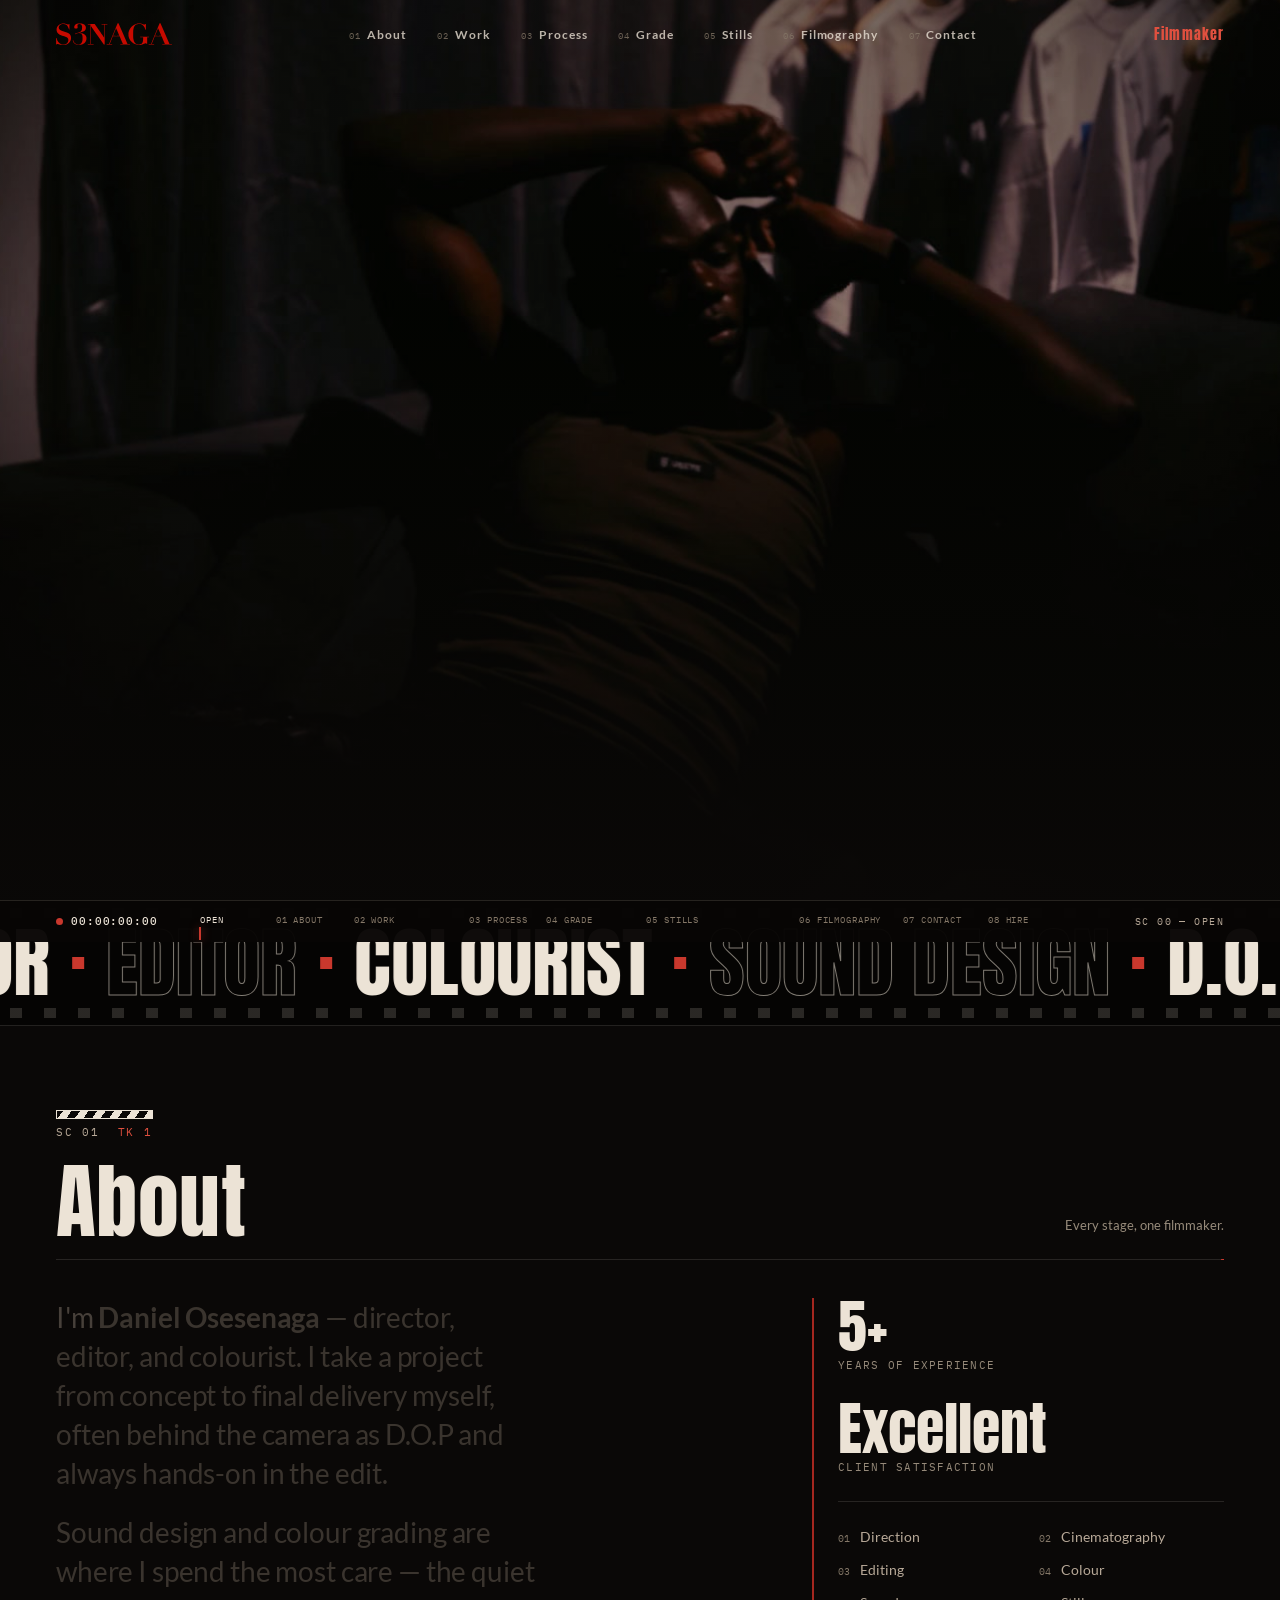
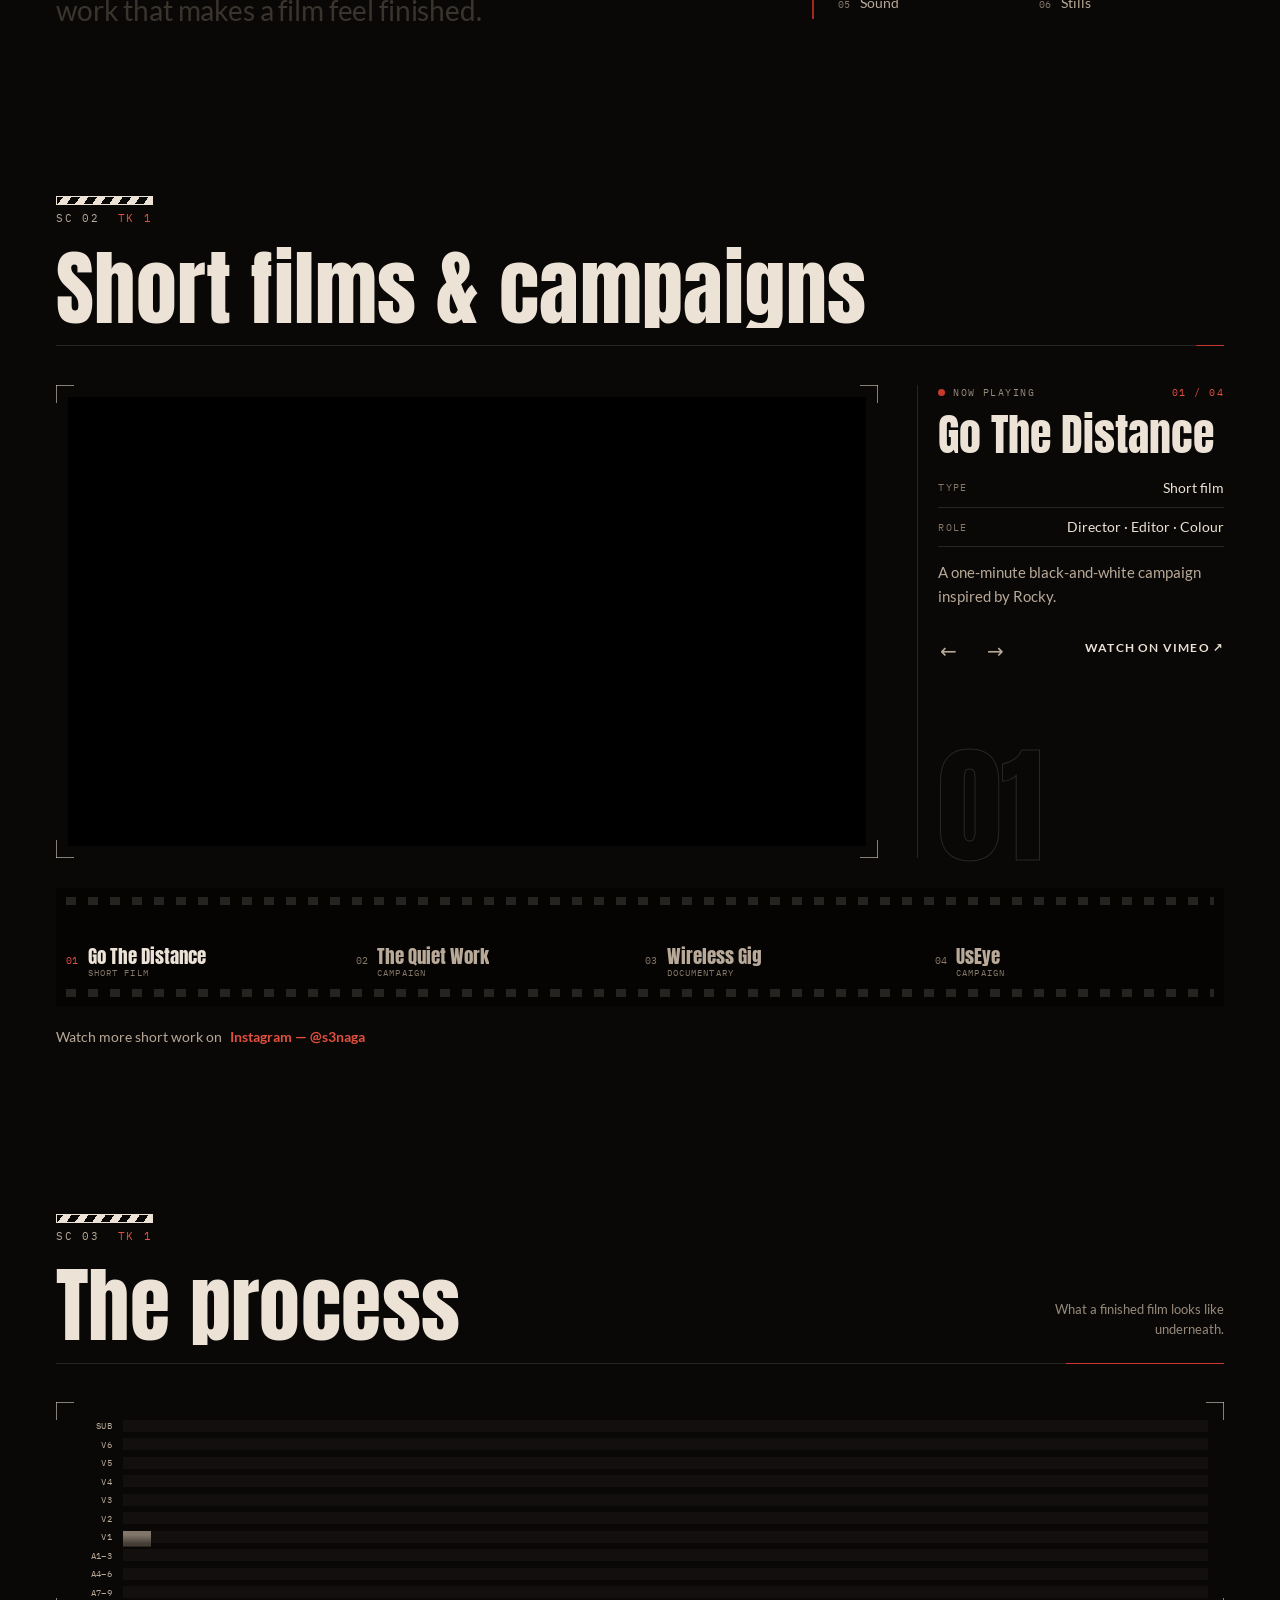
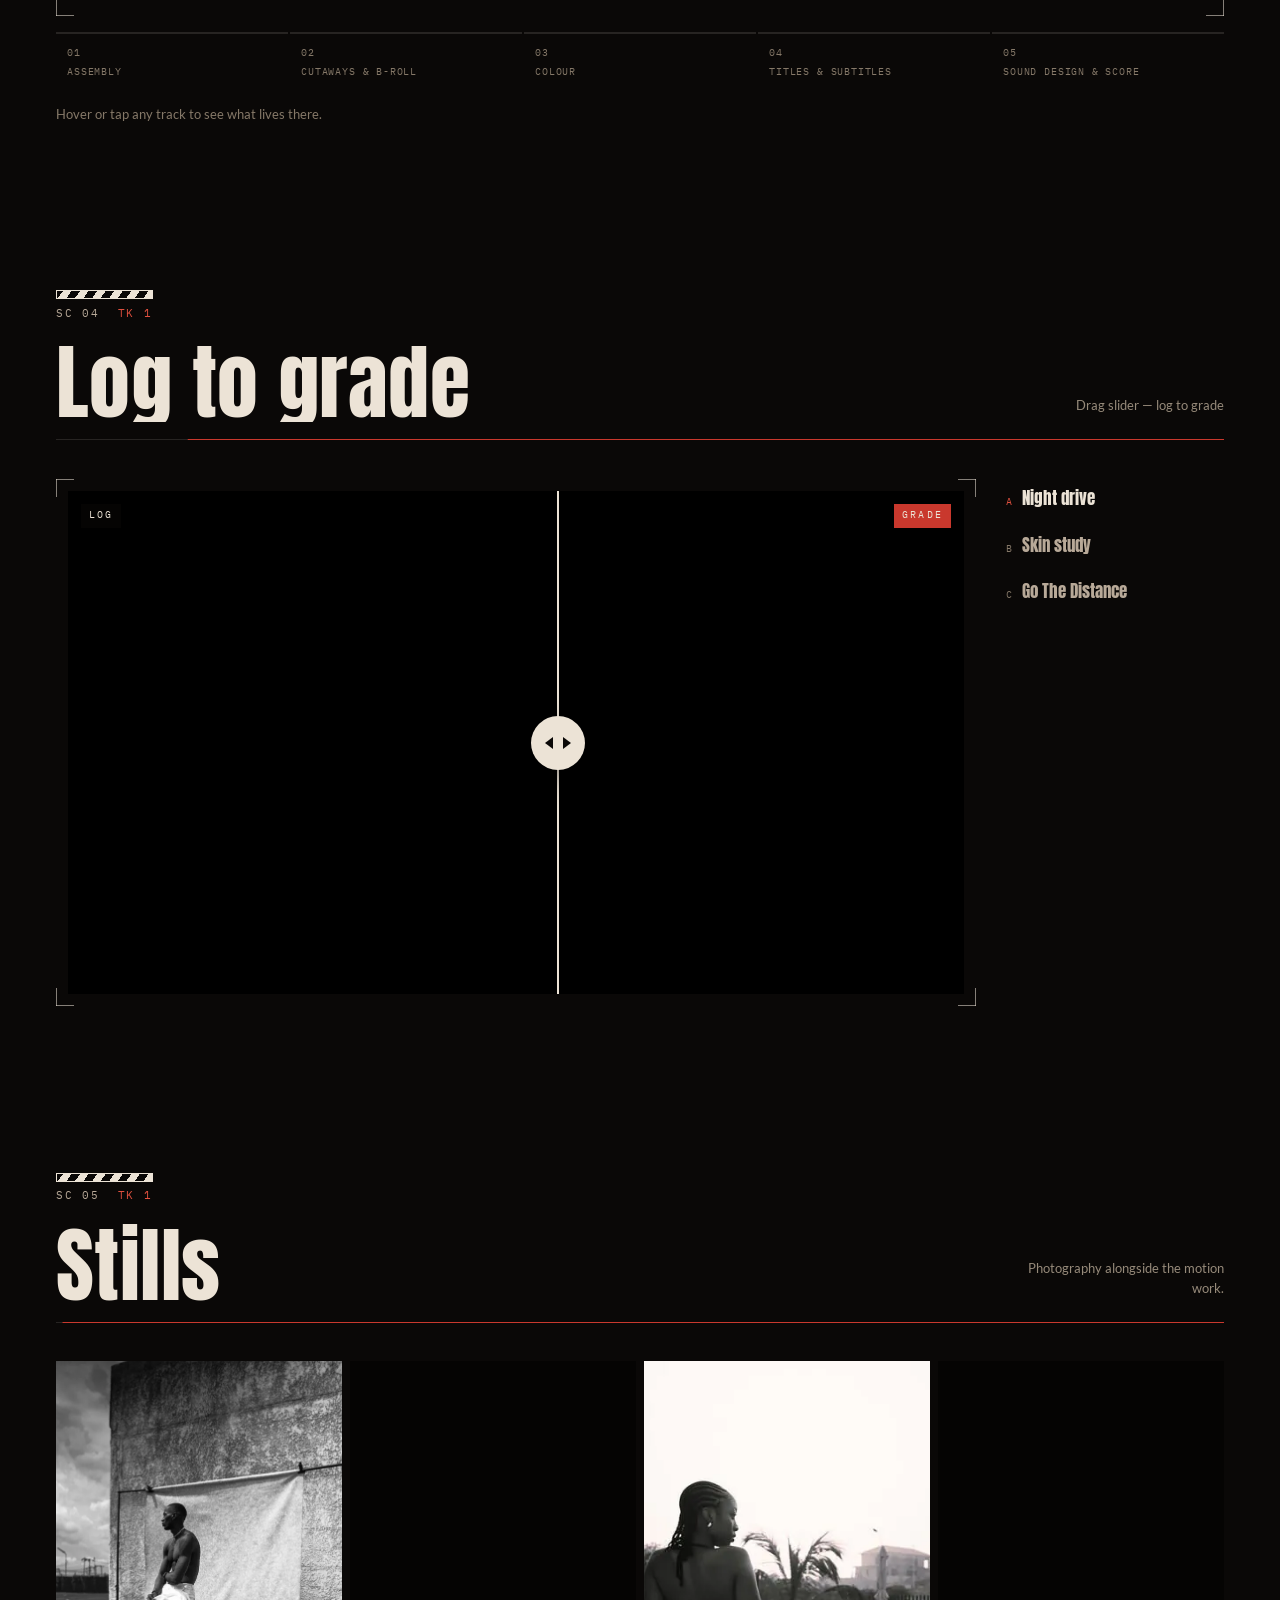
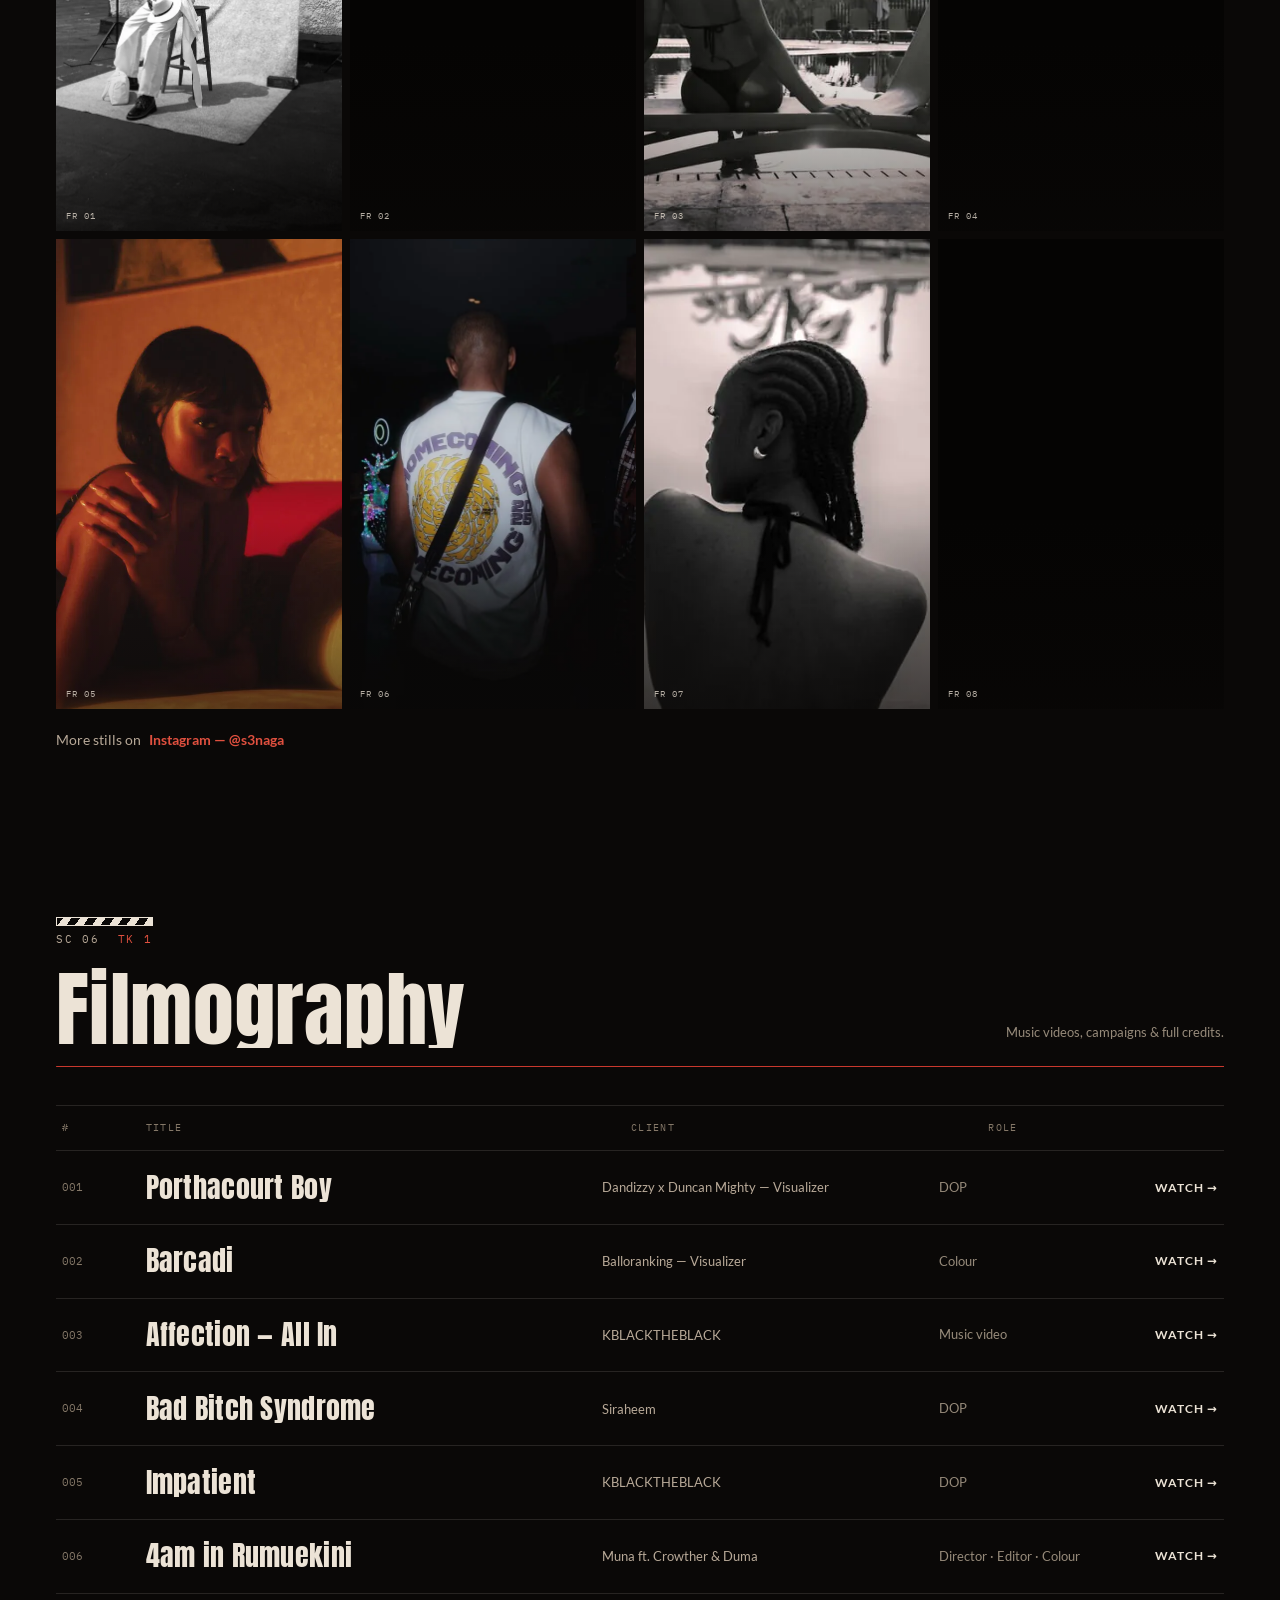
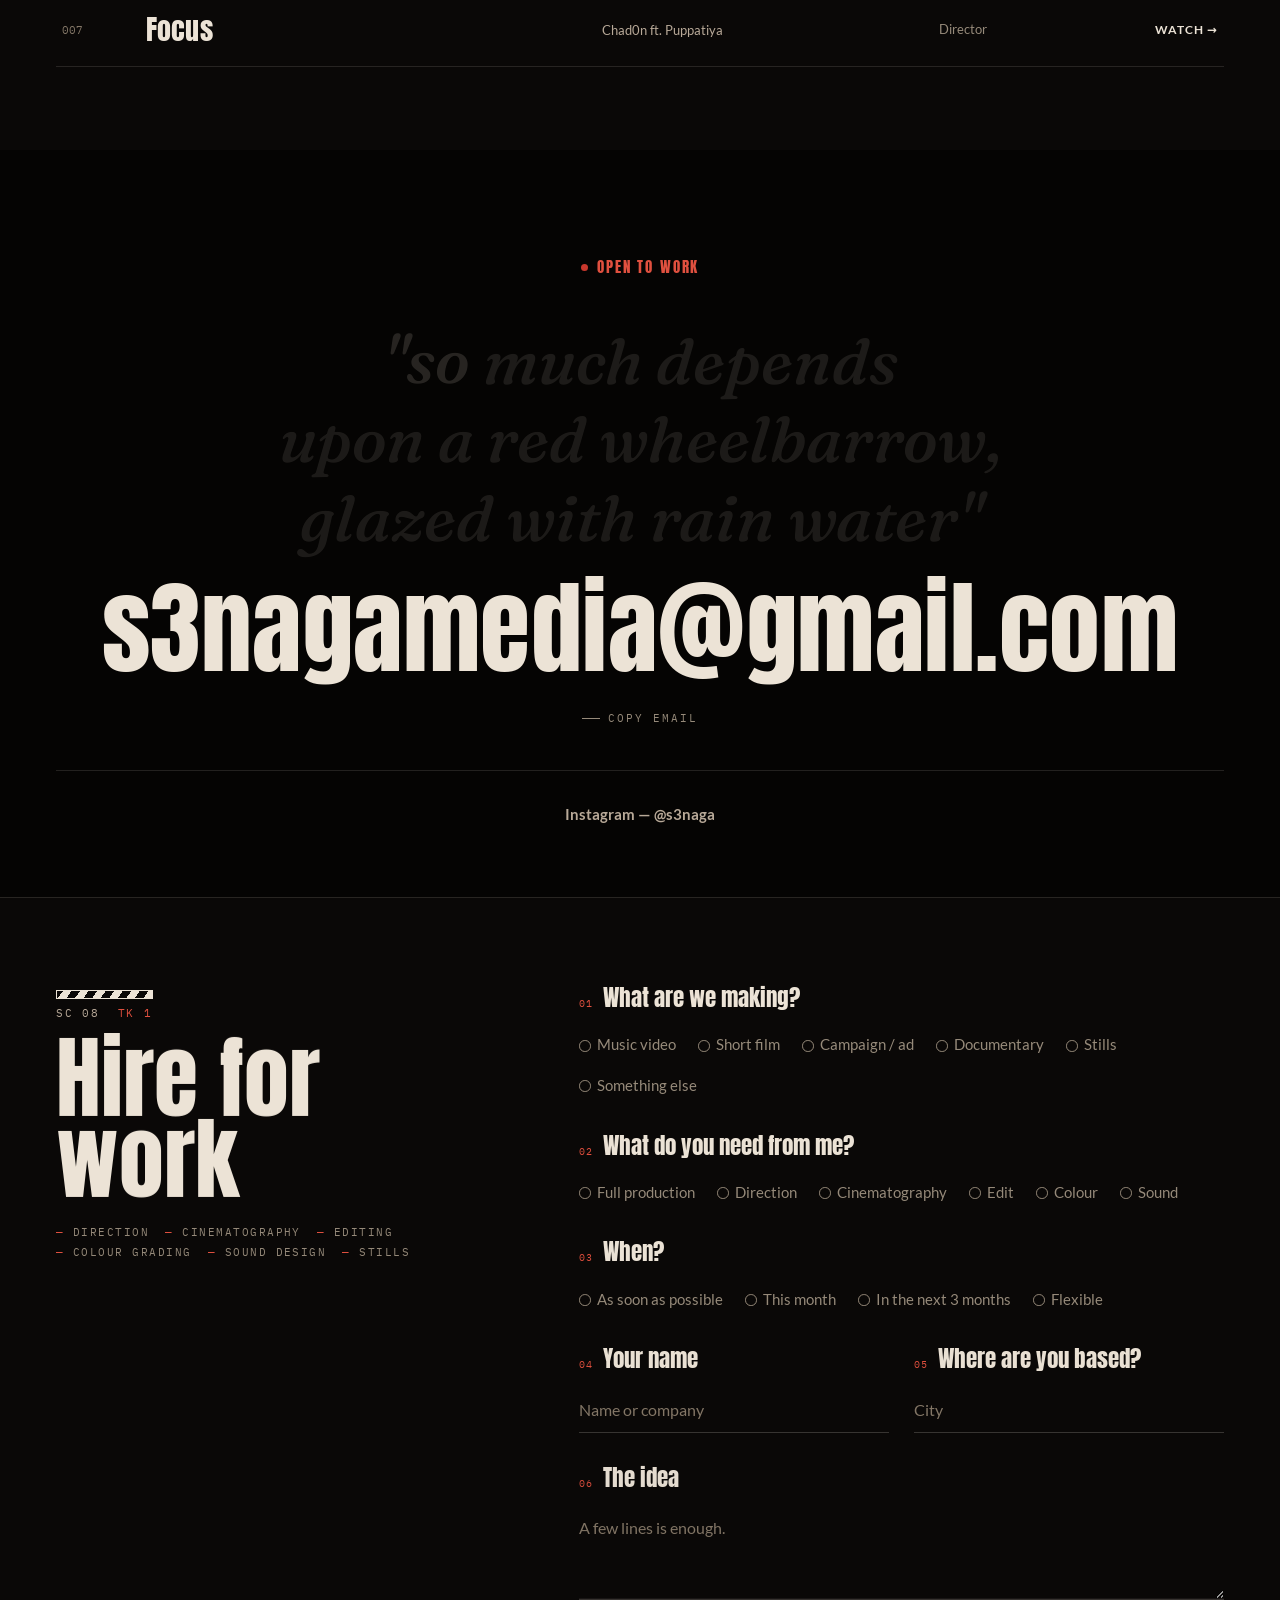
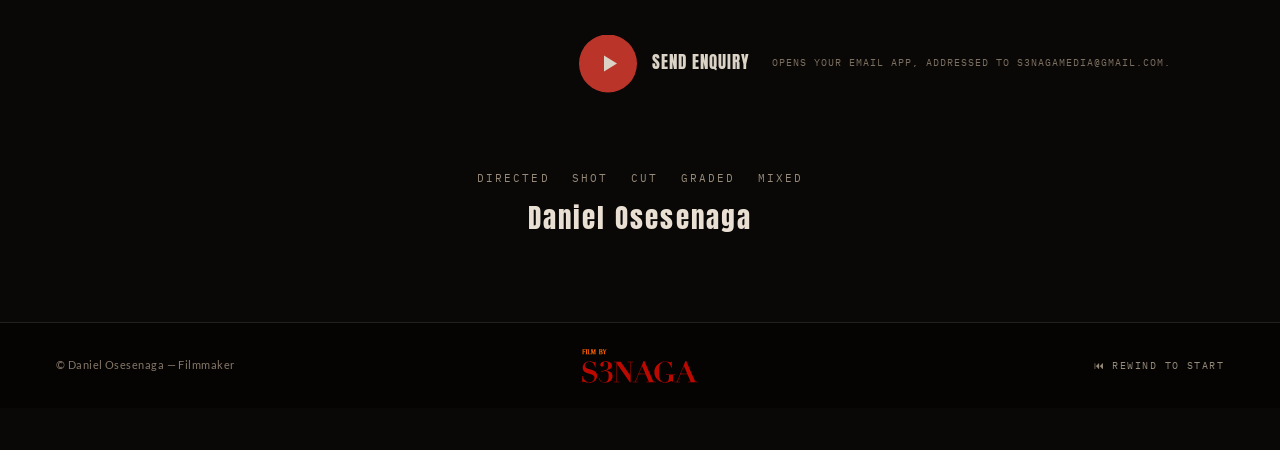
<file: index.html>
<!DOCTYPE html>
<html lang="en">
<head>
<meta charset="UTF-8">
<meta name="viewport" content="width=device-width, initial-scale=1.0, viewport-fit=cover">
<title>Daniel Osesenaga — Filmmaker</title>
<meta name="description" content="Daniel Osesenaga (s3naga) — director, editor, colourist and sound designer. Short films, campaigns, music videos and stills.">
<meta name="theme-color" content="#0a0807">
<meta property="og:type" content="website">
<meta property="og:title" content="Daniel Osesenaga — Filmmaker">
<meta property="og:description" content="Director · Editor · Colourist · Sound. Filmmaker through every story, from first frame to final mix.">
<meta property="og:url" content="https://s3naga.pages.dev/">
<meta property="og:site_name" content="S3NAGA">
<meta property="og:image" content="https://s3naga.pages.dev/assets/og.jpg">
<meta property="og:image:width" content="1200">
<meta property="og:image:height" content="630">
<meta property="og:image:alt" content="Film by S3NAGA — Daniel Osesenaga, director, editor, colourist, sound">
<meta name="twitter:card" content="summary_large_image">
<meta name="twitter:image" content="https://s3naga.pages.dev/assets/og.jpg">
<link rel="canonical" href="https://s3naga.pages.dev/">
<link rel="apple-touch-icon" href="apple-touch-icon.png">
<script type="application/ld+json">
{
  "@context": "https://schema.org",
  "@type": "Person",
  "name": "Daniel Osesenaga",
  "alternateName": "S3NAGA",
  "jobTitle": "Filmmaker — Director, Editor, Colourist, Sound Designer",
  "url": "https://s3naga.pages.dev/",
  "email": "mailto:s3nagamedia@gmail.com",
  "image": "https://s3naga.pages.dev/assets/og.jpg",
  "sameAs": ["https://instagram.com/s3naga", "https://vimeo.com/1209131828"]
}
</script>
<link rel="icon" href="data:image/svg+xml,%3Csvg xmlns='http://www.w3.org/2000/svg' viewBox='0 0 32 32'%3E%3Crect width='32' height='32' fill='%230a0807'/%3E%3Ccircle cx='16' cy='16' r='7' fill='%23c9382d'/%3E%3C/svg%3E">
<link rel="preconnect" href="https://player.vimeo.com">
<link rel="preload" href="assets/poster.jpg" as="image" fetchpriority="high">
<link rel="preload" href="fonts/anton-latin-400-normal.woff2" as="font" type="font/woff2" crossorigin>
<link rel="preload" href="fonts/lato-latin-400-normal.woff2" as="font" type="font/woff2" crossorigin>
<link rel="stylesheet" href="css/style.css">
<script>
  (function(){
    var d = document.documentElement;
    d.classList.add('js');
    var reduce = window.matchMedia && window.matchMedia('(prefers-reduced-motion: reduce)').matches;
    if (reduce) d.classList.add('reduce-motion');
    // the countdown plays on every load that starts at the top of the page;
    // it's skipped only when the browser is restoring a scrolled position, or a #section link was opened
    var lastY = 0;
    try { lastY = +sessionStorage.getItem('s3_y') || 0; } catch(e) {}
    var navEntry = window.performance && performance.getEntriesByType ? performance.getEntriesByType('navigation')[0] : null;
    var restoring = navEntry && navEntry.type !== 'navigate' && lastY > 40;
    if (!reduce && !restoring && !location.hash) d.classList.add('show-leader');
    if (window.matchMedia && window.matchMedia('(hover: hover) and (pointer: fine)').matches) d.classList.add('fine-pointer');
  })();
</script>
</head>
<body>

<a class="skip-link" href="#about">Skip to content</a>

<!-- ============ FILM LEADER (intro) ============ -->
<div class="leader" id="leader" aria-hidden="true">
  <div class="leader-ring">
    <div class="leader-sweep" id="leaderSweep"></div>
    <svg viewBox="0 0 200 200"><circle cx="100" cy="100" r="78"/></svg>
    <span class="leader-num" id="leaderNum">3</span>
  </div>
  <div class="leader-title" id="leaderTitle">
    <svg viewBox="0 0 1818 531" role="img" aria-label="Film by S3NAGA"><path class="lt-by" fill="#FF6500" fill-rule="evenodd" d="M4.0 82.8C4.0 82.6 5.1 80.3 6.5 77.6C9.0 72.7 9.0 72.6 9.0 43.5C9.0 14.4 9.0 14.3 6.5 9.4C5.1 6.7 4.0 4.4 4.0 4.2C4.0 4.1 15.1 4.1 28.7 4.2L53.5 4.5L54.6 9.5C55.3 12.2 55.9 15.5 55.9 16.8C56.0 19.0 55.9 19.0 51.8 16.0C47.8 13.1 47.4 13.0 36.3 13.0L25.0 13.0L25.0 26.1L25.0 39.2L31.8 38.6C35.6 38.2 40.7 36.8 43.5 35.5C46.2 34.2 48.5 33.2 48.7 33.3C48.9 33.6 45.2 51.6 44.4 53.9C44.1 55.0 43.5 54.7 42.3 52.9C39.6 48.8 37.8 48.0 31.3 48.0L25.0 48.0L25.0 65.5L25.0 83.0L14.5 83.0C8.7 83.0 4.0 82.9 4.0 82.8ZM58.5 79.4C59.8 77.4 61.2 74.4 61.5 72.6C61.9 70.9 62.0 56.4 61.8 40.4L61.5 11.3L58.7 7.7L55.9 4.0L70.0 4.0L84.1 4.0L81.3 7.7L78.5 11.3L78.5 43.5L78.5 75.7L81.3 79.3L84.1 83.0L70.1 83.0L56.1 83.0L58.5 79.4ZM87.7 79.3L90.5 75.7L90.5 43.5L90.5 11.3L87.7 7.7L84.9 4.0L99.1 4.0C112.7 4.0 113.2 4.1 111.7 5.8C106.8 11.2 106.3 17.0 107.7 55.2L108.3 74.0L118.2 74.0C128.3 74.0 130.7 73.4 134.7 69.7C136.0 68.6 137.3 68.0 137.6 68.3C138.0 68.7 137.7 72.0 136.9 75.7L135.5 82.5L110.2 82.8L84.9 83.0L87.7 79.3ZM139.3 81.2C143.6 76.5 144.0 73.3 144.0 43.5C144.0 13.7 143.6 10.5 139.3 5.8C137.8 4.1 138.4 4.0 154.4 4.0L171.1 4.0L169.1 6.6C167.9 8.1 167.0 10.4 167.0 11.9C167.0 13.3 169.4 23.3 172.4 33.9L177.7 53.4L185.4 30.2C191.1 13.3 193.8 6.6 195.3 5.5C196.9 4.4 200.2 4.0 207.3 4.0L217.1 4.0L214.3 7.7L211.5 11.3L211.5 43.5L211.5 75.7L214.3 79.3L217.1 83.0L193.7 83.0C172.6 83.0 170.2 82.8 168.7 81.2C167.8 80.3 164.0 68.9 160.1 56.0L153.1 32.5L153.1 54.0C153.0 75.4 153.0 75.6 155.5 79.3L158.1 83.0L147.9 83.0C138.2 83.0 137.8 82.9 139.3 81.2ZM265.4 81.1C269.4 76.7 269.9 72.6 269.9 43.5C269.9 14.4 269.4 10.3 265.4 5.9C263.7 4.0 264.0 4.0 285.6 4.0C304.8 4.0 308.0 4.3 311.5 5.9C323.1 11.2 325.0 23.7 315.8 33.6L311.7 38.1L316.7 43.3C324.0 50.8 325.3 53.8 324.8 62.5C324.4 71.6 321.2 76.7 313.7 80.5C308.7 83.0 308.2 83.0 286.1 83.0C264.0 83.0 263.7 83.0 265.4 81.1ZM340.3 81.2C344.0 77.1 345.0 72.4 345.0 58.5L345.0 45.0L337.4 29.7C333.2 21.4 328.0 12.1 325.9 9.2L321.9 4.0L335.0 4.0C347.6 4.0 348.0 4.1 347.0 5.9C345.2 9.3 346.0 12.3 351.4 22.9L356.7 33.4L362.9 22.4C369.2 11.2 369.8 9.3 368.0 5.9C367.0 4.1 367.4 4.0 377.3 4.0L387.6 4.0L383.1 8.8C380.5 11.5 374.6 20.5 369.7 29.4L360.8 45.1L361.2 60.3C361.5 74.2 361.7 75.8 363.8 78.7C365.0 80.4 366.0 82.1 366.0 82.4C366.0 82.7 359.9 83.0 352.3 83.0C339.3 83.0 338.8 82.9 340.3 81.2ZM192.2 78.8C194.4 75.6 194.5 74.6 194.8 54.5C195.0 43.0 194.9 33.8 194.5 34.1C194.2 34.4 191.3 42.7 188.0 52.4C181.6 71.5 181.6 72.6 186.2 79.2C188.7 82.8 189.4 82.7 192.2 78.8ZM304.6 71.6C307.6 68.6 308.0 67.6 308.0 62.8C308.0 58.6 307.4 56.4 305.2 52.9C300.5 45.6 300.1 45.5 292.6 48.7L286.0 51.5L286.0 63.2L286.0 75.0L293.6 75.0C300.9 75.0 301.3 74.9 304.6 71.6ZM289.3 40.9C300.7 35.0 306.6 23.8 303.0 15.1C301.6 11.7 297.5 10.0 290.2 10.0L286.0 10.0L286.0 26.0C286.0 34.8 286.3 42.0 286.6 42.0C286.9 42.0 288.1 41.5 289.3 40.9Z"/><path class="lt-name" fill="#C60A00" fill-rule="evenodd" d="M87.0 525.0C76.2 523.2 66.3 520.8 43.6 514.5C24.2 509.2 17.2 509.8 13.5 517.1C12.2 519.6 11.4 520.0 8.0 520.0L4.0 520.0L4.0 470.0L4.0 420.0L7.8 420.0L11.5 420.0L13.8 429.8C24.5 473.8 52.6 507.1 87.7 517.2C94.6 519.3 97.6 519.5 115.0 519.4C131.9 519.4 135.5 519.1 142.4 517.2C164.2 511.1 179.7 498.4 188.6 479.3C199.9 455.2 196.4 430.5 179.7 415.4C168.3 405.2 154.4 399.1 116.0 387.5C85.0 378.2 74.7 374.4 60.9 367.4C37.3 355.4 22.4 339.4 15.6 319.0C12.2 308.6 11.0 300.5 11.0 286.4C11.0 271.2 13.1 262.1 20.0 248.5C32.8 223.0 56.5 204.8 88.0 196.3C95.9 194.2 100.5 193.7 114.7 193.3C138.6 192.6 146.2 194.0 177.0 204.9C193.2 210.7 198.8 210.2 202.5 202.9C203.8 200.4 204.6 200.0 208.0 200.0L212.0 200.0L212.0 243.0L212.0 286.0L208.6 286.0C205.7 286.0 205.1 285.6 204.5 283.2C204.2 281.7 201.6 274.4 198.8 267.0C186.8 234.7 173.5 216.9 154.5 207.6C144.6 202.7 137.2 201.0 123.9 200.3C97.2 199.0 77.2 205.8 61.4 221.5C52.4 230.4 48.0 238.1 45.9 248.8C43.4 262.0 48.4 276.4 59.1 287.0C69.8 297.5 87.9 305.9 125.2 317.6C156.4 327.3 168.1 331.6 181.6 338.0C217.3 354.9 233.5 375.2 237.1 407.6C240.5 437.9 229.2 469.1 206.5 491.6C188.4 509.5 164.9 521.1 137.5 525.5C125.0 527.6 100.4 527.3 87.0 525.0ZM1274.5 525.1C1237.2 518.4 1206.0 501.5 1179.2 473.5C1157.9 451.2 1143.7 424.5 1136.8 393.8C1134.8 384.6 1134.5 381.0 1134.5 360.5C1134.6 338.8 1134.7 336.8 1137.4 325.6C1142.3 304.5 1149.3 288.4 1161.0 270.7C1182.3 238.7 1215.6 213.5 1252.7 201.1C1272.9 194.4 1278.8 193.5 1302.0 193.5C1325.3 193.6 1328.8 194.2 1359.0 203.0C1385.0 210.5 1391.9 210.6 1396.5 203.3C1398.2 200.5 1399.1 200.1 1402.8 200.0L1407.0 200.0L1407.0 246.0L1407.0 292.0L1403.2 292.0L1399.5 292.0L1395.2 278.7C1382.9 240.7 1363.3 216.2 1337.0 206.1C1324.0 201.0 1314.6 199.7 1297.5 200.3C1279.6 201.0 1270.5 203.0 1257.5 209.4C1236.4 219.8 1221.9 240.3 1214.6 270.0C1209.5 290.9 1208.8 300.1 1208.3 349.7C1207.8 396.5 1208.4 412.2 1211.6 433.9C1218.7 482.1 1238.3 508.4 1273.5 517.2C1281.0 519.0 1285.4 519.4 1299.5 519.4C1318.5 519.5 1322.5 518.8 1333.3 513.2C1349.3 504.9 1358.6 487.4 1361.9 459.0C1362.5 454.3 1363.2 440.7 1363.6 428.8L1364.3 407.0L1340.6 407.0L1317.0 407.0L1317.0 403.5L1317.0 400.0L1387.0 400.0L1457.0 400.0L1457.0 403.5L1457.0 407.0L1442.0 407.0L1427.0 407.0L1427.0 458.5L1427.0 510.0L1422.7 510.0C1418.9 510.0 1418.3 509.7 1417.1 506.9C1415.5 503.3 1409.4 500.1 1403.9 500.0C1397.4 500.0 1385.8 503.7 1369.6 511.0C1340.5 524.1 1327.8 527.1 1301.1 526.9C1289.9 526.9 1281.2 526.3 1274.5 525.1ZM331.9 524.4C298.9 518.5 276.1 498.0 266.0 465.3C263.4 456.9 263.5 455.4 266.4 454.6C267.7 454.3 269.4 453.8 270.2 453.5C271.3 453.1 272.0 454.3 272.8 458.0C277.7 479.2 293.6 500.4 311.8 509.8C323.1 515.7 332.3 518.1 346.6 518.7C385.4 520.5 407.4 502.1 414.6 462.0C418.4 440.8 418.0 396.4 414.0 380.8C407.1 354.3 390.0 341.9 360.0 341.9C343.7 341.9 329.5 345.9 314.0 355.0C310.2 357.2 306.7 359.0 306.1 359.0C304.6 359.0 301.8 353.2 302.6 351.8C303.0 351.2 308.3 348.3 314.4 345.4C325.6 340.0 336.0 336.9 360.2 331.7C367.2 330.2 374.8 327.8 378.7 325.8C392.3 319.2 401.8 306.1 406.7 287.2C410.1 274.2 411.1 247.9 408.7 235.2C404.0 210.6 389.3 198.8 364.9 200.2C354.7 200.8 347.5 203.6 342.6 209.1C337.4 214.7 336.5 219.5 338.0 231.0C338.7 236.2 339.4 244.8 339.7 250.0C340.0 258.5 339.9 259.9 337.8 263.4C336.3 266.1 333.8 268.2 330.5 269.9C326.1 272.2 324.4 272.5 314.5 272.5C304.1 272.5 303.0 272.3 297.5 269.5C292.9 267.1 291.1 265.5 289.2 262.0C287.1 257.9 286.9 256.5 287.2 247.5C287.5 239.2 288.0 236.5 290.3 231.6C299.4 211.9 319.3 199.4 349.3 194.5C361.2 192.6 388.5 192.6 401.1 194.5C435.0 199.6 458.0 216.1 466.5 241.4C468.5 247.5 469.0 250.8 469.0 259.2C469.0 270.3 467.7 276.7 463.8 285.2C454.6 304.9 431.0 319.5 389.5 331.0C371.7 335.9 372.0 335.8 374.4 335.9C378.8 336.1 400.4 341.4 411.1 345.0C447.3 357.0 469.0 376.9 476.6 405.0C479.1 413.9 479.1 437.0 476.8 445.7C473.8 456.7 469.1 467.4 463.9 475.4C446.8 501.5 419.9 518.1 385.5 524.0C371.5 526.4 344.0 526.6 331.9 524.4ZM499.0 516.5L499.0 513.0L519.5 513.0L540.0 513.0L540.0 360.0L540.0 207.0L519.5 207.0L499.0 207.0L499.0 203.5L499.0 200.0L552.8 200.0L606.5 200.1L680.4 306.0C721.1 364.3 754.5 412.0 754.7 412.0C754.9 412.0 755.0 365.9 755.0 309.5L755.0 207.0L734.5 207.0L714.0 207.0L714.0 203.5L714.0 200.0L759.5 200.0L805.0 200.0L805.0 203.5L805.0 207.0L784.0 207.0L763.0 207.0L763.0 363.5L763.0 520.1L756.3 519.8L749.7 519.5L650.8 378.5C596.5 300.9 551.1 236.4 550.0 235.0C548.1 232.5 548.1 233.9 548.1 372.8L548.0 513.0L569.0 513.0L590.0 513.0L590.0 516.5L590.0 520.0L544.5 520.0L499.0 520.0L499.0 516.5ZM794.0 516.5L794.0 513.0L812.9 513.0L831.7 513.0L846.2 477.8C854.2 458.4 884.2 385.0 913.0 314.8L965.4 187.0L972.0 187.0L978.5 187.0L1049.1 349.8L1119.6 512.5L1138.8 512.8L1158.0 513.0L1158.0 516.5L1158.0 520.0L1082.5 520.0L1007.0 520.0L1007.0 516.5L1007.0 513.0L1027.3 512.8L1047.7 512.5L1022.0 453.0L996.4 393.5L943.0 393.5L889.7 393.5L865.3 452.5C851.9 484.9 841.0 511.8 841.0 512.2C841.0 512.6 849.8 513.0 860.5 513.0L880.0 513.0L880.0 516.5L880.0 520.0L837.0 520.0L794.0 520.0L794.0 516.5ZM1450.0 516.5L1450.0 513.0L1468.9 513.0L1487.7 513.0L1502.2 477.8C1510.2 458.4 1540.2 385.0 1569.0 314.8L1621.4 187.0L1628.0 187.0L1634.5 187.0L1705.1 349.8L1775.6 512.5L1794.8 512.8L1814.0 513.0L1814.0 516.5L1814.0 520.0L1738.5 520.0L1663.0 520.0L1663.0 516.5L1663.0 513.0L1683.3 512.8L1703.7 512.5L1678.0 453.0L1652.4 393.5L1599.0 393.5L1545.7 393.5L1521.3 452.5C1507.9 484.9 1497.0 511.8 1497.0 512.2C1497.0 512.6 1505.8 513.0 1516.5 513.0L1536.0 513.0L1536.0 516.5L1536.0 520.0L1493.0 520.0L1450.0 520.0L1450.0 516.5ZM993.0 385.3C993.0 384.9 981.4 357.9 967.3 325.2C949.2 283.3 941.4 266.3 940.9 267.6C940.5 268.7 929.8 294.9 917.0 326.0C904.2 357.1 893.5 383.3 893.3 384.2C892.8 385.9 895.6 386.0 942.9 386.0C970.4 386.0 993.0 385.7 993.0 385.3ZM1649.0 385.3C1649.0 384.9 1637.4 357.9 1623.3 325.2C1605.2 283.3 1597.4 266.3 1596.9 267.6C1596.5 268.7 1585.8 294.9 1573.0 326.0C1560.2 357.1 1549.5 383.3 1549.3 384.2C1548.8 385.9 1551.6 386.0 1598.9 386.0C1626.4 386.0 1649.0 385.7 1649.0 385.3Z"/></svg>
  </div>
  <div class="leader-meta"><span>S3NAGA</span></div>
  <i class="leader-bar top"></i><i class="leader-bar bottom"></i>
</div>

<!-- ============ CURSOR ============ -->
<div class="cursor" aria-hidden="true">
  <div class="cursor-ring"><i class="tick t"></i><i class="tick r"></i><i class="tick b"></i><i class="tick l"></i><span class="cursor-label"></span></div>
  <div class="cursor-dot"></div>
</div>

<!-- ============ NAV ============ -->
<nav class="nav" id="nav">
  <a href="#top" class="wordmark" data-cursor="Top" aria-label="S3NAGA — back to top"><img src="assets/logo-mark.svg" alt="S3NAGA" width="120" height="28"></a>
  <div class="nav-links">
    <a href="#about"><i>01</i>About</a>
    <a href="#work"><i>02</i>Work</a>
    <a href="#process"><i>03</i>Process</a>
    <a href="#grade"><i>04</i>Grade</a>
    <a href="#stills"><i>05</i>Stills</a>
    <a href="#filmography"><i>06</i>Filmography</a>
    <a href="#contact"><i>07</i>Contact</a>
  </div>
  <span class="nav-role">Filmmaker</span>
  <button type="button" class="menu-btn" id="menuBtn" aria-expanded="false" aria-controls="menu"><span class="mb-txt">Menu</span><i class="mb-icon"><b></b><b></b></i></button>
</nav>

<div class="menu" id="menu" hidden>
  <ol>
    <li><a href="#about"><i>SC 01</i>About</a></li>
    <li><a href="#work"><i>SC 02</i>Work</a></li>
    <li><a href="#process"><i>SC 03</i>Process</a></li>
    <li><a href="#grade"><i>SC 04</i>Grade</a></li>
    <li><a href="#stills"><i>SC 05</i>Stills</a></li>
    <li><a href="#filmography"><i>SC 06</i>Filmography</a></li>
    <li><a href="#contact"><i>SC 07</i>Contact</a></li>
    <li><a href="#hire"><i>SC 08</i>Hire</a></li>
  </ol>
  <p class="menu-foot"><a href="mailto:s3nagamedia@gmail.com">s3nagamedia@gmail.com</a><a href="https://instagram.com/s3naga" target="_blank" rel="noopener">@s3naga</a></p>
</div>

<!-- ============ HERO ============ -->
<header class="hero" id="top">
  <div class="hero-frame" id="heroFrame">
    <video id="heroVideo" autoplay muted loop playsinline preload="auto" poster="assets/poster.jpg">
      <source src="assets/hero.mp4" type="video/mp4">
    </video>
    <div class="hero-shade"></div>
  </div>

  <div class="hud" id="hud" aria-hidden="true">
    <i class="hud-c tl"></i><i class="hud-c tr"></i><i class="hud-c bl"></i><i class="hud-c br"></i>
    <div class="hud-row top">
      <span class="rec"><b></b>REC</span>
      <span class="hud-tc" id="heroTC">00:00:00:00</span>
      <span class="hud-dim">A-CAM · 24 FPS</span>
    </div>
  </div>

  <div class="hero-content" id="heroContent">
    <h1 class="hero-name"><span class="sr-only">Daniel Osesenaga</span>
      <span class="hn hn-1" aria-hidden="true">DANIEL</span>
      <span class="hn hn-2" aria-hidden="true">OSESENAGA</span>
    </h1>
    <div class="hero-lower">
      <div>
        <div class="hero-role">Director · Editor · Colourist · Sound</div>
        <p class="tagline">Filmmaker through every story, from first frame to final mix.</p>
      </div>
      <div class="hero-ctas">
        <a href="#work" class="cta cta-play" data-cursor="Play"><span class="cta-icon magnetic"><i></i></span><span class="cta-txt">Watch work</span></a>
        <a href="#contact" class="cta cta-line" data-cursor="Say hi"><span class="cta-txt">Get in touch</span><span class="cta-arrow">→</span></a>
      </div>
    </div>
  </div>

  <div class="scroll-cue" aria-hidden="true"><span>Scroll</span><i></i></div>
</header>

<!-- ============ FILM STRIP (roles) ============ -->
<div class="filmstrip" aria-hidden="true">
  <div class="filmstrip-track" id="stripTrack">
    <div class="strip-set">
      <span>Director</span><b></b><span class="o">Editor</span><b></b><span>Colourist</span><b></b><span class="o">Sound design</span><b></b><span>D.O.P</span><b></b><span class="o">Photographer</span><b></b>
    </div>
    <div class="strip-set">
      <span>Director</span><b></b><span class="o">Editor</span><b></b><span>Colourist</span><b></b><span class="o">Sound design</span><b></b><span>D.O.P</span><b></b><span class="o">Photographer</span><b></b>
    </div>
  </div>
</div>

<main>

<!-- ============ ABOUT ============ -->
<section id="about" class="sec" data-scene="01" data-name="About">
  <div class="section-head">
    <div class="slate"><span class="slate-arm"></span><span class="slate-body">SC 01 <em>TK 1</em></span></div>
    <h2 class="reveal-title"><span>About</span></h2>
    <p>Every stage, one filmmaker.</p>
  </div>
  <div class="about-grid">
    <div class="about-bio" id="aboutBio">
      <p>I'm <strong>Daniel Osesenaga</strong> — director, editor, and colourist. I take a project from concept to final delivery myself, often behind the camera as D.O.P and always hands-on in the edit.</p>
      <p><em class="hl">Sound design</em> and <em class="hl">colour grading</em> are where I spend the most care — the quiet work that makes a film feel finished.</p>
    </div>
    <div class="stats-col">
      <div class="stat">
        <span class="num"><span class="count" data-to="5">5</span>+</span>
        <span class="label">Years of experience</span>
      </div>
      <div class="stat">
        <span class="num scramble-in" data-text="Excellent">Excellent</span>
        <span class="label">Client satisfaction</span>
      </div>
      <ul class="disciplines" aria-label="Disciplines">
        <li><i>01</i>Direction</li>
        <li><i>02</i>Cinematography</li>
        <li><i>03</i>Editing</li>
        <li><i>04</i>Colour</li>
        <li><i>05</i>Sound</li>
        <li><i>06</i>Stills</li>
      </ul>
    </div>
  </div>
</section>

<!-- ============ WORK ============ -->
<section id="work" class="sec" data-scene="02" data-name="Work">
  <div class="section-head">
    <div class="slate"><span class="slate-arm"></span><span class="slate-body">SC 02 <em>TK 1</em></span></div>
    <h2 class="reveal-title"><span>Short films &amp; campaigns</span></h2>
  </div>

  <div class="reel" id="reel">
    <div class="reel-screen marks">
      <div class="player-shell" id="playerShell">
        <iframe id="vimeoPlayer" title="Short film player" loading="lazy" src="https://player.vimeo.com/video/1209131828?title=0&byline=0&portrait=0&dnt=1&playsinline=1&muted=0&autopause=0" allow="autoplay; fullscreen; picture-in-picture; encrypted-media"></iframe>
        <button type="button" class="reel-unmute" id="reelUnmute" hidden data-cursor="Sound"><i aria-hidden="true"></i>Tap for sound</button>
        <div class="reel-cut" id="reelCut" aria-hidden="true">
          <span class="rc-label">Next</span>
          <span class="rc-num" id="rcNum">02</span>
          <span class="rc-title" id="rcTitle">The Quiet Work</span>
        </div>
      </div>
    </div>

    <div class="reel-info" aria-live="polite">
      <div class="ri-now"><b class="live-dot"></b>Now playing <em id="reelCount">01 / 04</em></div>
      <h3 class="ri-title" id="metaTitle">Go The Distance</h3>
      <dl class="ri-meta">
        <div><dt>Type</dt><dd id="metaType">Short film</dd></div>
        <div><dt>Role</dt><dd id="metaRole">Director · Editor · Colour</dd></div>
      </dl>
      <p class="ri-desc" id="metaDesc">A one-minute black-and-white campaign inspired by Rocky.</p>
      <div class="ri-foot">
        <div class="ri-arrows">
          <button type="button" id="reelPrev" aria-label="Previous film" data-cursor="Prev">←</button>
          <button type="button" id="reelNext" aria-label="Next film" data-cursor="Next">→</button>
        </div>
        <a class="ri-watch" id="watchLink" href="https://vimeo.com/1209131828" target="_blank" rel="noopener" data-cursor="Open">Watch on Vimeo <span>↗</span></a>
      </div>
      <div class="ri-big" id="metaBig" aria-hidden="true">01</div>
    </div>

    <ol class="reel-strip" id="reelList" aria-label="Films">
      <li>
        <button type="button" class="reel-item active" data-id="1209131828" data-title="Go The Distance" data-type="Short film"
          data-role="Director · Editor · Colour" data-desc="A one-minute black-and-white campaign inspired by Rocky." data-cursor="Play" aria-current="true">
          <span class="rit-frame"><span class="rit-thumb" style="background-image:url('https://i.vimeocdn.com/video/2178633197-3389a87df4d51ce96ff1e6a004c90ce681da988215747d10d27f2b150e9621bb-d_640?region=us')"></span><span class="rit-play">▶</span></span>
          <span class="rit-bar" data-cursor="Seek"><i></i></span>
          <span class="rit-text"><span class="rit-num">01</span><span class="rit-name">Go The Distance</span><span class="rit-type">Short film</span></span>
        </button>
      </li>
      <li>
        <button type="button" class="reel-item" data-id="1231273105" data-title="The Quiet Work" data-type="Campaign"
          data-role="Director · Editor" data-desc="A basketball film inspired by Curry's 2015 MVP speech — happens in silence before the light." data-cursor="Play">
          <span class="rit-frame"><span class="rit-thumb" style="background-image:url('https://i.vimeocdn.com/video/2206406864-026442ce970a1de686808f61e0633441b829e5283283cf900f1171aee1457cee-d_640?region=us')"></span><span class="rit-play">▶</span></span>
          <span class="rit-bar" data-cursor="Seek"><i></i></span>
          <span class="rit-text"><span class="rit-num">02</span><span class="rit-name">The Quiet Work</span><span class="rit-type">Campaign</span></span>
        </button>
      </li>
      <li>
        <button type="button" class="reel-item" data-id="1231280829" data-title="Wireless Gig" data-type="Documentary"
          data-role="Director · Editor" data-desc="" data-cursor="Play">
          <span class="rit-frame"><span class="rit-thumb" style="background-image:url('https://i.vimeocdn.com/video/2206408802-04a2aa6df63f8512db5f5cda9dec7e81e9c333dd86d8621b4ad63f5e8fb669f2-d_640?region=us')"></span><span class="rit-play">▶</span></span>
          <span class="rit-bar" data-cursor="Seek"><i></i></span>
          <span class="rit-text"><span class="rit-num">03</span><span class="rit-name">Wireless Gig</span><span class="rit-type">Documentary</span></span>
        </button>
      </li>
      <li>
        <button type="button" class="reel-item" data-id="1231282633" data-title="UsEye" data-type="Campaign"
          data-role="Director · Editor" data-desc="" data-cursor="Play">
          <span class="rit-frame"><span class="rit-thumb" style="background-image:url('https://i.vimeocdn.com/video/2206417484-94291e406548bca970cbb4e97b36de5e81d47732320d61cf4106172536303c34-d_640?region=us')"></span><span class="rit-play">▶</span></span>
          <span class="rit-bar" data-cursor="Seek"><i></i></span>
          <span class="rit-text"><span class="rit-num">04</span><span class="rit-name">UsEye</span><span class="rit-type">Campaign</span></span>
        </button>
      </li>
    </ol>
  </div>
  <p class="ig-line">Watch more short work on <a href="https://www.instagram.com/s3naga?stkn=Ym16cmMxdmt4Z2ho&utm_source=qr" target="_blank" rel="noopener" data-cursor="Open">Instagram — @s3naga</a></p>
</section>

<!-- ============ PROCESS ============ -->
<section id="process" class="sec" data-scene="03" data-name="Process">
  <div class="process-pin" id="processPin">
    <div class="section-head">
      <div class="slate"><span class="slate-arm"></span><span class="slate-body">SC 03 <em>TK 1</em></span></div>
      <h2 class="reveal-title"><span>The process</span></h2>
      <p>What a finished film looks like underneath.</p>
    </div>
    <div class="process-stage">
      <div class="proc-tooltip" id="procTooltip"><strong id="procTitle">Track</strong><span id="procDesc"></span></div>
      <div class="process-board marks" id="processBoard">
        <div class="proc-playhead" id="procPlayhead"></div>
      </div>
    </div>
    <ol class="proc-steps" id="procSteps">
      <li data-step="0"><i>01</i>Assembly</li>
      <li data-step="1"><i>02</i>Cutaways &amp; B-roll</li>
      <li data-step="2"><i>03</i>Colour</li>
      <li data-step="3"><i>04</i>Titles &amp; subtitles</li>
      <li data-step="4"><i>05</i>Sound design &amp; score</li>
    </ol>
    <p class="proc-hint">Hover or tap any track to see what lives there.</p>
  </div>
</section>

<!-- ============ GRADE ============ -->
<section id="grade" class="sec" data-scene="04" data-name="Grade">
  <div class="section-head">
    <div class="slate"><span class="slate-arm"></span><span class="slate-body">SC 04 <em>TK 1</em></span></div>
    <h2 class="reveal-title"><span>Log to grade</span></h2>
    <p>Drag slider — log to grade</p>
  </div>
  <div class="grade">
    <div class="grade-stage marks">
      <div class="grade-frame" id="gradeFrame" style="aspect-ratio:1800/1012" data-cursor="Drag">
        <picture class="g-after"><source id="gAfterSrc" type="image/webp" srcset="assets/grade/g1-grade-900.webp 900w, assets/grade/g1-grade-1600.webp 1600w" sizes="(max-width: 900px) 100vw, 72vw"><img id="gAfter" src="assets/grade/g1-grade.jpg" alt="Graded frame: night drive, warm cabin light" width="1800" height="1012" loading="lazy" decoding="async"></picture>
        <div class="g-before" id="gBefore"><picture><source id="gBeforeSrc" type="image/webp" srcset="assets/grade/g1-log-900.webp 900w, assets/grade/g1-log-1600.webp 1600w" sizes="(max-width: 900px) 100vw, 72vw"><img id="gBeforeImg" src="assets/grade/g1-log.jpg" alt="" width="1800" height="1012" loading="lazy" decoding="async"></picture></div>
        <span class="g-tag g-tag-l">Log</span><span class="g-tag g-tag-r">Grade</span>
        <div class="g-handle" id="gHandle" role="slider" tabindex="0" aria-label="Compare log and grade" aria-valuemin="0" aria-valuemax="100" aria-valuenow="50" aria-valuetext="50% log">
          <span class="g-knob"><i></i><i></i></span>
        </div>
      </div>
    </div>
    <ol class="grade-frames" id="gradeFrames" aria-label="Frames">
      <li><button type="button" class="gf active" data-key="g1" data-ratio="1800/1012" data-alt="Graded frame: night drive, warm cabin light" data-cursor="View" aria-pressed="true"><span class="gf-thumb" style="background-image:url('assets/grade/g1-thumb.webp')"></span><span class="gf-text"><span class="gf-num">A</span><span class="gf-name">Night drive</span></span></button></li>
      <li><button type="button" class="gf" data-key="g2" data-ratio="1800/1350" data-alt="Graded frame: skin study, colour and black-and-white split" data-cursor="View" aria-pressed="false"><span class="gf-thumb" style="background-image:url('assets/grade/g2-thumb.webp')"></span><span class="gf-text"><span class="gf-num">B</span><span class="gf-name">Skin study</span></span></button></li>
      <li><button type="button" class="gf" data-key="g3" data-ratio="1800/1350" data-alt="Graded frame from Go The Distance, black and white with subtitle" data-cursor="View" aria-pressed="false"><span class="gf-thumb" style="background-image:url('assets/grade/g3-thumb.webp')"></span><span class="gf-text"><span class="gf-num">C</span><span class="gf-name">Go The Distance</span></span></button></li>
    </ol>
  </div>
</section>

<!-- ============ STILLS ============ -->
<section id="stills" class="sec" data-scene="05" data-name="Stills">
  <div class="section-head">
    <div class="slate"><span class="slate-arm"></span><span class="slate-body">SC 05 <em>TK 1</em></span></div>
    <h2 class="reveal-title"><span>Stills</span></h2>
    <p>Photography alongside the motion work.</p>
  </div>
  <div class="stills-grid" id="stillsGrid">
    <div class="stills-row">
      <figure data-i="0" data-cursor="View" tabindex="0"><picture><source type="image/webp" srcset="assets/stills/s1.webp"><img src="assets/stills/s1.jpg" alt="Black-and-white portrait of a man seated on a stool against a backdrop on a rooftop" loading="lazy" decoding="async"></picture></figure>
      <figure data-i="1" data-cursor="View" tabindex="0"><picture><source type="image/webp" srcset="assets/stills/s2.webp"><img src="assets/stills/s2.jpg" alt="Black-and-white figure framed by a hard diagonal of shadow and railings" loading="lazy" decoding="async"></picture></figure>
      <figure data-i="2" data-cursor="View" tabindex="0"><picture><source type="image/webp" srcset="assets/stills/s3.webp"><img src="assets/stills/s3.jpg" alt="Woman on a poolside lounger in muted light" loading="lazy" decoding="async"></picture></figure>
      <figure data-i="3" data-cursor="View" tabindex="0"><picture><source type="image/webp" srcset="assets/stills/s4.webp"><img src="assets/stills/s4.jpg" alt="Close detail of a hand on a red and white patterned custom trench" loading="lazy" decoding="async"></picture></figure>
    </div>
    <div class="stills-row">
      <figure data-i="4" data-cursor="View" tabindex="0"><picture><source type="image/webp" srcset="assets/stills/s5.webp"><img src="assets/stills/s5.jpg" alt="Woman with a bob haircut in warm amber light" loading="lazy" decoding="async"></picture></figure>
      <figure data-i="5" data-cursor="View" tabindex="0"><picture><source type="image/webp" srcset="assets/stills/s6.webp"><img src="assets/stills/s6.jpg" alt="Night crowd, a man in a Homecoming shirt seen from behind" loading="lazy" decoding="async"></picture></figure>
      <figure data-i="6" data-cursor="View" tabindex="0"><picture><source type="image/webp" srcset="assets/stills/s7.webp"><img src="assets/stills/s7.jpg" alt="Silhouette of a woman with braids from behind, by water" loading="lazy" decoding="async"></picture></figure>
      <figure data-i="7" data-cursor="View" tabindex="0"><picture><source type="image/webp" srcset="assets/stills/s8.webp"><img src="assets/stills/s8.jpg" alt="Black-and-white portrait of a woman stretching by a pool" loading="lazy" decoding="async"></picture></figure>
    </div>
  </div>
  <p class="ig-line">More stills on <a href="https://www.instagram.com/s3naga?stkn=Ym16cmMxdmt4Z2ho&utm_source=qr" target="_blank" rel="noopener" data-cursor="Open">Instagram — @s3naga</a></p>
</section>

<!-- ============ FILMOGRAPHY ============ -->
<section id="filmography" class="sec" data-scene="06" data-name="Filmography">
  <div class="section-head">
    <div class="slate"><span class="slate-arm"></span><span class="slate-body">SC 06 <em>TK 1</em></span></div>
    <h2 class="reveal-title"><span>Filmography</span></h2>
    <p>Music videos, campaigns &amp; full credits.</p>
  </div>

  <div class="filmo" id="filmo">
    <div class="filmo-row head"><span>#</span><span>Title</span><span>Client</span><span>Role</span><span></span></div>

    <a class="filmo-row" href="https://www.youtube.com/watch?v=nlYqKVQuvg8" target="_blank" rel="noopener" data-yt="nlYqKVQuvg8" data-cursor="Watch">
      <span class="f-num">001</span>
      <span class="f-title"><span class="f-thumb"></span>Porthacourt Boy</span>
      <span class="f-role">Dandizzy x Duncan Mighty — Visualizer</span>
      <span class="f-type">DOP</span>
      <span class="f-link">Watch →</span>
    </a>
    <a class="filmo-row" href="https://www.youtube.com/watch?v=R8YiZCCllNQ" target="_blank" rel="noopener" data-yt="R8YiZCCllNQ" data-cursor="Watch">
      <span class="f-num">002</span>
      <span class="f-title"><span class="f-thumb"></span>Barcadi</span>
      <span class="f-role">Balloranking — Visualizer</span>
      <span class="f-type">Colour</span>
      <span class="f-link">Watch →</span>
    </a>
    <a class="filmo-row" href="https://www.youtube.com/watch?v=zperBtLDjU4" target="_blank" rel="noopener" data-yt="zperBtLDjU4" data-cursor="Watch">
      <span class="f-num">003</span>
      <span class="f-title"><span class="f-thumb"></span>Affection — All In</span>
      <span class="f-role">KBLACKTHEBLACK</span>
      <span class="f-type">Music video</span>
      <span class="f-link">Watch →</span>
    </a>
    <a class="filmo-row" href="https://www.youtube.com/watch?v=wG0K1Kuskl0" target="_blank" rel="noopener" data-yt="wG0K1Kuskl0" data-cursor="Watch">
      <span class="f-num">004</span>
      <span class="f-title"><span class="f-thumb"></span>Bad Bitch Syndrome</span>
      <span class="f-role">Siraheem</span>
      <span class="f-type">DOP</span>
      <span class="f-link">Watch →</span>
    </a>
    <a class="filmo-row" href="https://www.youtube.com/watch?v=kJVJ6pxpHj0" target="_blank" rel="noopener" data-yt="kJVJ6pxpHj0" data-cursor="Watch">
      <span class="f-num">005</span>
      <span class="f-title"><span class="f-thumb"></span>Impatient</span>
      <span class="f-role">KBLACKTHEBLACK</span>
      <span class="f-type">DOP</span>
      <span class="f-link">Watch →</span>
    </a>
    <a class="filmo-row" href="https://www.youtube.com/watch?v=oyW9PQEaAPU" target="_blank" rel="noopener" data-yt="oyW9PQEaAPU" data-cursor="Watch">
      <span class="f-num">006</span>
      <span class="f-title"><span class="f-thumb"></span>4am in Rumuekini</span>
      <span class="f-role">Muna ft. Crowther &amp; Duma</span>
      <span class="f-type">Director · Editor · Colour</span>
      <span class="f-link">Watch →</span>
    </a>
    <a class="filmo-row" href="https://youtu.be/t1WA5Hp6cck" target="_blank" rel="noopener" data-yt="t1WA5Hp6cck" data-cursor="Watch">
      <span class="f-num">007</span>
      <span class="f-title"><span class="f-thumb"></span>Focus</span>
      <span class="f-role">Chad0n ft. Puppatiya</span>
      <span class="f-type">Director</span>
      <span class="f-link">Watch →</span>
    </a>
  </div>
  <div class="filmo-preview" id="filmoPreview" aria-hidden="true"><img alt="" src="[data-uri]" id="filmoPreviewImg" onerror="this.style.visibility='hidden'" onload="this.style.visibility=''"><span class="fp-tag">▶ YouTube</span></div>
</section>

<!-- ============ CONTACT ============ -->
<section id="contact" class="contact sec" data-scene="07" data-name="Contact">
  <div class="eyebrow"><b class="live-dot"></b>Open to work</div>
  <p class="poem" id="poem">
    <span class="pl">"so much depends</span>
    <span class="pl">upon a <em>red wheelbarrow,</em></span>
    <span class="pl">glazed with rain water"</span>
  </p>

  <div class="mail-wrap">
    <a class="mail-big magnetic" href="mailto:s3nagamedia@gmail.com" data-cursor="Write">s3nagamedia@gmail.com</a>
    <button type="button" class="copy-btn" id="copyBtn" data-cursor="Copy">Copy email</button>
  </div>

  <div class="links">
    <a href="https://instagram.com/s3naga" target="_blank" rel="noopener" data-cursor="Open">Instagram — @s3naga</a>
  </div>

</section>

<!-- ============ HIRE ============ -->
<section id="hire" class="hire sec" data-scene="08" data-name="Hire">
  <div class="hire-grid">
    <div class="hire-head">
      <div class="slate"><span class="slate-arm"></span><span class="slate-body">SC 08 <em>TK 1</em></span></div>
      <h2 class="hire-title reveal-title"><span>Hire for work</span></h2>
      <ul class="hire-roles" aria-label="Available for">
        <li>Direction</li><li>Cinematography</li><li>Editing</li><li>Colour grading</li><li>Sound design</li><li>Stills</li>
      </ul>
    </div>
    <form class="hire-form" id="hireForm" novalidate>
      <fieldset class="hf-group" data-name="Project" data-multi="1">
        <legend><i>01</i>What are we making?</legend>
        <div class="hf-chips">
          <button type="button" class="chip" aria-pressed="false">Music video</button>
          <button type="button" class="chip" aria-pressed="false">Short film</button>
          <button type="button" class="chip" aria-pressed="false">Campaign / ad</button>
          <button type="button" class="chip" aria-pressed="false">Documentary</button>
          <button type="button" class="chip" aria-pressed="false">Stills</button>
          <button type="button" class="chip" aria-pressed="false">Something else</button>
        </div>
      </fieldset>
      <fieldset class="hf-group" data-name="Needs" data-multi="1">
        <legend><i>02</i>What do you need from me?</legend>
        <div class="hf-chips">
          <button type="button" class="chip" aria-pressed="false">Full production</button>
          <button type="button" class="chip" aria-pressed="false">Direction</button>
          <button type="button" class="chip" aria-pressed="false">Cinematography</button>
          <button type="button" class="chip" aria-pressed="false">Edit</button>
          <button type="button" class="chip" aria-pressed="false">Colour</button>
          <button type="button" class="chip" aria-pressed="false">Sound</button>
        </div>
      </fieldset>
      <fieldset class="hf-group" data-name="Timing">
        <legend><i>03</i>When?</legend>
        <div class="hf-chips">
          <button type="button" class="chip" aria-pressed="false">As soon as possible</button>
          <button type="button" class="chip" aria-pressed="false">This month</button>
          <button type="button" class="chip" aria-pressed="false">In the next 3 months</button>
          <button type="button" class="chip" aria-pressed="false">Flexible</button>
        </div>
      </fieldset>
      <div class="hf-row">
        <label class="hf-field"><span><i>04</i>Your name</span><input type="text" name="name" autocomplete="name" placeholder="Name or company"></label>
        <label class="hf-field"><span><i>05</i>Where are you based?</span><input type="text" name="place" autocomplete="address-level2" placeholder="City"></label>
      </div>
      <label class="hf-field"><span><i>06</i>The idea</span><textarea name="idea" rows="3" placeholder="A few lines is enough."></textarea></label>
      <div class="hf-send">
        <button type="submit" class="cta cta-play" data-cursor="Send"><span class="cta-icon"><i></i></span><span class="cta-txt">Send enquiry</span></button>
        <p class="hf-note" id="hireNote">Opens your email app, addressed to s3nagamedia@gmail.com.</p>
      </div>
    </form>
  </div>
  <div class="credits">
    <p><span>Directed</span><span>Shot</span><span>Cut</span><span>Graded</span><span>Mixed</span></p>
    <p class="credits-name">Daniel Osesenaga</p>
  </div>
</section>


</main>

<footer class="footer">
  <span>© Daniel Osesenaga — Filmmaker</span>
  <img class="footer-logo" src="assets/logo-full.svg" alt="Film by S3NAGA" width="140" height="41">
  <button type="button" class="rewind" id="rewind" data-cursor="Rewind">⏮ Rewind to start</button>
</footer>

<!-- ============ MASTER TIMELINE (page scrubber) ============ -->
<div class="master" id="master">
  <div class="master-tc" aria-hidden="true"><b class="rec-dot"></b><span id="masterTC">00:00:00:00</span></div>
  <div class="master-track" id="masterTrack" role="group" aria-label="Page timeline">
    <div class="master-clips" id="masterClips"></div>
    <div class="master-head" id="masterHead" data-cursor="Scrub"></div>
  </div>
  <div class="master-name" id="masterName" aria-hidden="true">SC 00 — Open</div>
</div>

<!-- ============ STILLS LIGHTBOX ============ -->
<div class="lightbox" id="lightbox" role="dialog" aria-modal="true" aria-label="Stills viewer" hidden>
  <div class="lb-stage" id="lbStage">
    <img id="lbImg" alt="" src="[data-uri]">
  </div>
  <div class="lb-bar">
    <span class="lb-count" id="lbCount">01 / 08</span>
    <div class="lb-btns">
      <button type="button" id="lbPrev" aria-label="Previous still" data-cursor="Prev">←</button>
      <button type="button" id="lbNext" aria-label="Next still" data-cursor="Next">→</button>
      <button type="button" id="lbClose" class="lb-close" aria-label="Close viewer" data-cursor="Close">Close ✕</button>
    </div>
  </div>
</div>

<script src="js/vendor/gsap.min.js" defer></script>
<script src="js/vendor/ScrollTrigger.min.js" defer></script>
<script src="js/vendor/lenis.min.js" defer></script>
<script src="https://player.vimeo.com/api/player.js" defer></script>
<script src="js/reel.js" defer></script>
<script src="js/main.js" defer></script>
</body>
</html>
</file>
<file: css/style.css>
/* =====================================================================
   D. OSESENAGA — portfolio
   palette: deep black · warm ash · hard red
   ===================================================================== */
@font-face{font-family:'Anton'; font-style:normal; font-weight:400; font-display:swap; src:url(../fonts/anton-latin-400-normal.woff2) format('woff2');}
@font-face{font-family:'Lato'; font-style:normal; font-weight:400; font-display:swap; src:url(../fonts/lato-latin-400-normal.woff2) format('woff2');}
@font-face{font-family:'Lato'; font-style:normal; font-weight:700; font-display:swap; src:url(../fonts/lato-latin-700-normal.woff2) format('woff2');}
@font-face{font-family:'Lato'; font-style:normal; font-weight:900; font-display:swap; src:url(../fonts/lato-latin-900-normal.woff2) format('woff2');}
@font-face{font-family:'Fraunces'; font-style:italic; font-weight:500; font-display:swap; src:url(../fonts/fraunces-latin-500-italic.woff2) format('woff2');}
@font-face{font-family:'IBM Plex Mono'; font-style:normal; font-weight:400; font-display:swap; src:url(../fonts/ibm-plex-mono-latin-400-normal.woff2) format('woff2');}
@font-face{font-family:'IBM Plex Mono'; font-style:normal; font-weight:500; font-display:swap; src:url(../fonts/ibm-plex-mono-latin-500-normal.woff2) format('woff2');}

:root{
  --bg:#0a0807;
  --bg-deep:#050403;
  --bg-raised:#16130f;
  --bg-raised2:#1d1912;
  --ash:#b8a998;
  --ash-dim:#968a7a;
  --ash-faint:#857868;
  --paper:#ece3d6;
  --red:#a5271f;
  --red-bright:#c9382d;
  --red-text:#e0503f;   /* same red, lifted for small type on black (WCAG AA) */
  --line:rgba(236,227,214,0.13);
  --line-strong:rgba(236,227,214,0.28);
  --display:'Anton', 'Impact', sans-serif;
  --sans:'Lato', system-ui, sans-serif;
  --serif:'Fraunces', Georgia, serif;
  --mono:'IBM Plex Mono', ui-monospace, Menlo, monospace;
  --gutter:clamp(1.25rem,5vw,3.5rem);
  /* content never stretches past ~1680px on very wide screens */
  --side:max(var(--gutter), calc((100vw - 1680px) / 2));
  --ease:cubic-bezier(.16,.84,.44,1);
  --master-h:42px;
}
*{box-sizing:border-box; margin:0; padding:0;}
html{-webkit-text-size-adjust:100%; text-size-adjust:100%;}
html.reduce-motion{scroll-behavior:smooth;}
body{background:var(--bg); color:var(--paper); font-family:var(--sans); line-height:1.5; overflow-x:clip;
     -webkit-font-smoothing:antialiased; padding-bottom:calc(var(--master-h) + env(safe-area-inset-bottom));}
a{color:inherit; text-decoration:none;}
img{max-width:100%; display:block;}
button{font:inherit; color:inherit; background:none; border:0; cursor:pointer;}
ol,ul{list-style:none;}
::selection{background:var(--red); color:var(--paper);}
:focus-visible{outline:1px solid var(--red-bright); outline-offset:3px;}

/* lenis */
html.lenis, html.lenis body{height:auto;}
.lenis.lenis-stopped{overflow:clip;}

.sr-only{position:absolute !important; width:1px; height:1px; padding:0; margin:-1px; overflow:hidden; clip:rect(0 0 0 0); white-space:nowrap; border:0;}
.skip-link{position:fixed; left:1rem; top:-4rem; z-index:2000; background:var(--paper); color:var(--bg); padding:.6rem 1rem; font-weight:700; font-size:.8rem;}
.skip-link:focus{top:1rem;}

/* =====================================================================
   FILM LEADER
   ===================================================================== */
.leader{display:none;}
html.show-leader .leader{
  display:flex; position:fixed; inset:0; z-index:1000; align-items:center; justify-content:center; cursor:pointer;
  animation:leaderFailsafe .01s 11s forwards;
}
@keyframes leaderFailsafe{to{opacity:0; visibility:hidden; pointer-events:none;}}
.leader-bar{position:absolute; left:0; right:0; height:50.5%; background:#000; z-index:1;}
.leader-bar.top{top:0;} .leader-bar.bottom{bottom:0;}
.leader-ring{position:relative; z-index:3; width:min(46vmin,260px); aspect-ratio:1; display:grid; place-items:center;}
.leader-sweep{position:absolute; inset:11.4%; border-radius:50%;
  --a:0deg;
  background:conic-gradient(from 0deg, rgba(201,56,45,0.85) 0deg, rgba(201,56,45,0.85) var(--a), rgba(236,227,214,0.06) var(--a));}
.leader-ring svg{position:absolute; inset:0; width:100%; height:100%; fill:none; stroke:rgba(236,227,214,0.55); stroke-width:1.2;}
.leader-num{position:relative; font-family:var(--display); font-size:min(24vmin,8.5rem); line-height:1; color:var(--paper);}
.leader-title{position:absolute; z-index:4; left:50%; top:50%; transform:translate(-50%,-50%); width:min(40vmin,220px); opacity:0; pointer-events:none;}
.leader-title svg{display:block; width:100%; height:auto; overflow:visible;}
.leader-meta{position:absolute; z-index:3; left:var(--gutter); right:var(--gutter); bottom:2rem; display:flex; justify-content:space-between;
  font-family:var(--mono); font-size:.68rem; letter-spacing:.16em; color:var(--ash-dim);}

/* =====================================================================
   CURSOR
   ===================================================================== */
.cursor{display:none;}
html.cursor-ready .cursor{display:block; position:fixed; left:0; top:0; z-index:9999; pointer-events:none;}
html.cursor-ready body, html.cursor-ready a, html.cursor-ready button, html.cursor-ready [data-cursor]{cursor:none;}
.cursor-dot, .cursor-ring{position:fixed; left:0; top:0; will-change:transform;}
.cursor-dot{width:6px; height:6px; margin:-3px 0 0 -3px; border-radius:50%; background:var(--red-bright);}
.cursor-ring{width:38px; height:38px; margin:-19px 0 0 -19px; border:1px solid rgba(236,227,214,0.45); border-radius:50%;
  display:grid; place-items:center; transition:width .35s var(--ease), height .35s var(--ease), margin .35s var(--ease), background .25s, border-color .25s, opacity .2s;}
.cursor-ring .tick{position:absolute; background:rgba(236,227,214,0.7); transition:opacity .2s;}
.cursor-ring .tick.t, .cursor-ring .tick.b{width:1px; height:6px; left:50%;}
.cursor-ring .tick.t{top:-4px;} .cursor-ring .tick.b{bottom:-4px;}
.cursor-ring .tick.l, .cursor-ring .tick.r{height:1px; width:6px; top:50%;}
.cursor-ring .tick.l{left:-4px;} .cursor-ring .tick.r{right:-4px;}
.cursor-label{font-family:var(--mono); font-size:.6rem; letter-spacing:.12em; text-transform:uppercase; color:var(--bg); opacity:0; transition:opacity .2s; white-space:nowrap;}
.cursor.has-label .cursor-ring{width:78px; height:78px; margin:-39px 0 0 -39px; background:var(--paper); border-color:var(--paper);}
.cursor.has-label .cursor-label{opacity:1;}
.cursor.has-label .tick{opacity:0;}
.cursor.has-label .cursor-dot{opacity:0;}
.cursor.is-down .cursor-ring{width:30px; height:30px; margin:-15px 0 0 -15px;}
.cursor.is-hidden{opacity:0;}

/* =====================================================================
   NAV + MENU
   ===================================================================== */
.nav{position:fixed; top:0; left:0; right:0; z-index:100; display:flex; align-items:center; justify-content:space-between; gap:1rem;
  padding:1.35rem var(--side); border-bottom:1px solid transparent;
  transition:background .35s ease, backdrop-filter .35s ease, border-color .35s ease, transform .5s var(--ease);}
.nav.scrolled{background:rgba(10,8,7,0.72); backdrop-filter:blur(14px); -webkit-backdrop-filter:blur(14px); border-bottom-color:var(--line);}
.wordmark{display:block; line-height:0;}
.wordmark img{height:22px; width:auto; display:block; transition:opacity .25s;}
.wordmark:hover img{opacity:.8;}
@media (max-width:640px){ .wordmark img{height:18px;} }
.nav-links{display:flex; gap:clamp(1rem,2.4vw,2rem); font-size:.74rem; letter-spacing:.08em; font-weight:700;}
.nav-links a{position:relative; opacity:.78; transition:opacity .2s; display:flex; align-items:baseline; gap:.35rem; padding:.25rem 0;}
.nav-links a i{font-style:normal; font-family:var(--mono); font-size:.58rem; font-weight:400; color:var(--ash-faint); transition:color .2s;}
.nav-links a::after{content:''; position:absolute; left:0; right:0; bottom:-2px; height:1px; background:var(--red-bright); transform:scaleX(0); transform-origin:right; transition:transform .45s var(--ease);}
.nav-links a:hover, .nav-links a.is-active{opacity:1;}
.nav-links a:hover::after, .nav-links a.is-active::after{transform:scaleX(1); transform-origin:left;}
.nav-links a.is-active i{color:var(--red-text);}
.nav-role{font-family:var(--display); font-size:.85rem; letter-spacing:.08em; color:var(--red-text); white-space:nowrap;}
.menu-btn{display:none; align-items:center; gap:.7rem; font-family:var(--mono); font-size:.68rem; letter-spacing:.18em; text-transform:uppercase; padding:.4rem 0;}
.mb-icon{position:relative; display:block; width:22px; height:10px;}
.mb-icon b{position:absolute; left:0; right:0; height:1.5px; background:var(--paper); transition:transform .4s var(--ease), top .4s var(--ease), background .3s;}
.mb-icon b:first-child{top:0;} .mb-icon b:last-child{top:8.5px; left:8px;}
.menu-btn[aria-expanded="true"] .mb-icon b{background:var(--red-bright);}
.menu-btn[aria-expanded="true"] .mb-icon b:first-child{top:4px; transform:rotate(45deg);}
.menu-btn[aria-expanded="true"] .mb-icon b:last-child{top:4px; left:0; transform:rotate(-45deg);}
@media (max-width:900px){
  .nav.scrolled{backdrop-filter:none; -webkit-backdrop-filter:none; background:#0a0807;}
  .nav-links{display:none;}
  .nav-role{display:none;}
  .menu-btn{display:flex;}
}
.menu{position:fixed; inset:0; z-index:95; background:var(--bg-deep); padding:6rem var(--gutter) 3rem; display:flex; flex-direction:column; justify-content:space-between;}
.menu[hidden]{display:none;}
.menu ol{display:flex; flex-direction:column; gap:.2rem;}
.menu li{overflow:hidden; border-bottom:1px solid var(--line);}
.menu li a{display:flex; align-items:baseline; gap:1rem; font-family:var(--display); font-size:clamp(2.2rem,11vw,4rem); line-height:1.15; padding:.25rem 0;}
.menu li a i{font-style:normal; font-family:var(--mono); font-size:.68rem; color:var(--red-text); letter-spacing:.1em; min-width:3.6rem;}
.menu-foot{display:flex; flex-direction:column; gap:.4rem; font-size:.9rem; color:var(--ash);}
.menu-foot a{font-family:var(--mono); font-size:.8rem; letter-spacing:.06em;}

/* =====================================================================
   HERO
   ===================================================================== */
.hero{position:relative; height:100vh; height:100svh; min-height:420px; overflow:hidden; background:#000; isolation:isolate;}
.hero-frame{position:absolute; inset:0; overflow:hidden; will-change:transform; transform-origin:50% 0;}
.hero-frame video{position:absolute; inset:0; width:100%; height:100%; object-fit:cover; filter:brightness(.86); transform-origin:50% 45%;}
.hero-shade{position:absolute; inset:0; background:linear-gradient(180deg, rgba(10,8,7,.35) 0%, rgba(10,8,7,.15) 35%, rgba(10,8,7,.55) 70%, rgba(10,8,7,.96) 100%);}

.hud{position:absolute; z-index:2; inset:5.2rem var(--gutter) 1.6rem; pointer-events:none;}
.hud-c{position:absolute; width:22px; height:22px; border-color:rgba(236,227,214,.55); border-style:solid; border-width:0;}
.hud-c.tl{top:0; left:0; border-top-width:1px; border-left-width:1px;}
.hud-c.tr{top:0; right:0; border-top-width:1px; border-right-width:1px;}
.hud-c.bl{bottom:0; left:0; border-bottom-width:1px; border-left-width:1px;}
.hud-c.br{bottom:0; right:0; border-bottom-width:1px; border-right-width:1px;}
.hud-row{position:absolute; left:2.2rem; right:2.2rem; display:flex; justify-content:space-between; align-items:center;
  font-family:var(--mono); font-size:.68rem; letter-spacing:.14em; color:rgba(236,227,214,.82);}
.hud-row.top{top:.15rem;}
.rec{display:flex; align-items:center; gap:.45rem; color:var(--paper);}
.rec b, .rec-dot{display:inline-block; width:7px; height:7px; border-radius:50%; background:var(--red-bright); animation:blink 1.2s steps(2) infinite;}
@keyframes blink{50%{opacity:.15}}
.hud-tc{font-variant-numeric:tabular-nums; font-weight:500;}
.hud-dim{color:rgba(236,227,214,.5);}
@media (max-width:640px){ .hud-dim{display:none;} .hud-row{left:1.6rem; right:1.6rem;} .hud{inset:4.6rem 1rem 1rem;} }

.hero-content{position:absolute; z-index:3; left:0; right:0; bottom:0; padding:0 var(--side) clamp(2.2rem,7vh,4.5rem);}
html.js:not(.reduce-motion) .hero-content{opacity:0; animation:heroFailsafe .01s 11.5s forwards;}
html.js .hero-content.is-in{opacity:1; animation:none;}
@keyframes heroFailsafe{to{opacity:1}}
.hero-name{font-family:var(--display); font-weight:400; line-height:.84; margin-bottom:clamp(1.2rem,2.5vw,2rem); letter-spacing:.004em;}
.hero-name .hn{display:block; font-size:clamp(2.6rem,min(15.5vw,21svh),14.5rem); overflow:hidden; padding-top:.04em; white-space:nowrap;}
.hero-name .hn-2{color:var(--red-bright);}
@media (max-width:640px){ .hero-name .hn{font-size:min(21.5vw,15svh);} }
.hero-name .ch{display:inline-block; will-change:transform;}
.hero-lower{display:flex; justify-content:space-between; align-items:flex-end; gap:2rem; flex-wrap:wrap;}
.hero-role{font-size:.8rem; letter-spacing:.16em; font-weight:700; color:var(--ash); text-transform:uppercase; margin-bottom:.8rem;}
.tagline{font-size:clamp(1rem,1.3vw,1.12rem); color:var(--ash); max-width:36ch;}
.hero-ctas{display:flex; gap:.8rem; flex-wrap:wrap;}

.hero-ctas{align-items:center; gap:clamp(1.4rem,3vw,2.4rem);}
.cta{display:inline-flex; align-items:center; gap:.9rem; font-family:var(--display); font-size:clamp(1rem,1.3vw,1.2rem); letter-spacing:.06em; text-transform:uppercase; color:var(--paper);}
.cta-txt{position:relative; padding-bottom:3px;}
.cta-txt::after{content:''; position:absolute; left:0; right:0; bottom:0; height:1px; background:currentColor; transform:scaleX(0); transform-origin:right; transition:transform .5s var(--ease);}
.cta:hover .cta-txt::after{transform:scaleX(1); transform-origin:left;}
.cta-icon{position:relative; width:58px; height:58px; border-radius:50%; background:var(--red-bright); display:grid; place-items:center; flex-shrink:0;
  box-shadow:0 0 0 0 rgba(201,56,45,.45); transition:box-shadow .5s var(--ease), background .3s;}
.cta-icon i{display:block; width:0; height:0; border-style:solid; border-width:8px 0 8px 13px; border-color:transparent transparent transparent var(--paper); margin-left:4px;}
.cta-play:hover .cta-icon{box-shadow:0 0 0 10px rgba(201,56,45,.18);}
.cta-line{color:var(--ash);}
.cta-line:hover{color:var(--paper);}
.cta-arrow{display:inline-block; color:var(--red-text); transition:transform .45s var(--ease);}
.cta-line:hover .cta-arrow{transform:translateX(6px);}

.scroll-cue{position:absolute; z-index:3; right:var(--gutter); top:50%; transform:translateY(-50%) ; display:flex; flex-direction:column; align-items:center; gap:.8rem;
  font-family:var(--mono); font-size:.6rem; letter-spacing:.2em; text-transform:uppercase; color:var(--ash-dim); writing-mode:vertical-rl;}
.scroll-cue i{display:block; width:1px; height:64px; background:linear-gradient(var(--paper),var(--paper)) no-repeat; background-size:1px 40%; background-color:rgba(236,227,214,.15);
  animation:cue 2.2s var(--ease) infinite;}
@keyframes cue{0%{background-position:0 -100%} 100%{background-position:0 200%}}
@media (max-width:760px){ .scroll-cue{display:none;} }

/* =====================================================================
   FILM STRIP
   ===================================================================== */
.filmstrip{position:relative; overflow:hidden; background:var(--bg-deep); padding:20px 0; border-block:1px solid var(--line);}
.filmstrip::before, .filmstrip::after{content:''; position:absolute; left:0; right:0; height:10px;
  background:repeating-linear-gradient(90deg, transparent 0 10px, rgba(236,227,214,.16) 10px 22px, transparent 22px 34px);
  -webkit-mask:linear-gradient(#000,#000); }
.filmstrip::before{top:7px;} .filmstrip::after{bottom:7px;}
.filmstrip-track{display:flex; width:max-content; will-change:transform;}
.strip-set{display:flex; align-items:center; flex-shrink:0;}
.strip-set span{font-family:var(--display); font-size:clamp(2.4rem,6vw,4.8rem); line-height:1.1; text-transform:uppercase; padding:0 1.4rem; color:var(--paper); white-space:nowrap;}
.strip-set span.o{color:transparent; -webkit-text-stroke:1px rgba(236,227,214,.55);}
.strip-set b{display:block; width:12px; height:12px; background:var(--red-bright); flex-shrink:0;}

/* =====================================================================
   SECTIONS
   ===================================================================== */
.sec{position:relative; padding:clamp(3rem,6.5vw,5.5rem) var(--side);}
.section-head{display:grid; grid-template-columns:1fr auto; align-items:end; gap:.4rem 1.5rem; margin-bottom:clamp(1.4rem,3vw,2.4rem);
  border-bottom:1px solid var(--line); padding-bottom:1.1rem; position:relative;}
.section-head::after{content:''; position:absolute; left:0; bottom:-1px; height:1px; width:100%; background:var(--red-bright); transform:scaleX(var(--draw,0)); transform-origin:var(--o,left) center;}
.section-head h2{grid-column:1; font-family:var(--display); font-weight:400; font-size:clamp(2.4rem,6.4vw,5.4rem); line-height:.95; letter-spacing:.005em;}
.section-head p{grid-column:2; font-size:.84rem; color:var(--ash-dim); max-width:28ch; text-align:right; padding-bottom:.4rem;}
.reveal-title{overflow:hidden; padding-top:.06em;}
.reveal-title > span{display:inline-block; will-change:transform;}
@media (max-width:640px){ .section-head{grid-template-columns:1fr;} .section-head p{grid-column:1; text-align:left;} }

.slate{grid-column:1/-1; display:inline-flex; flex-direction:column; width:max-content; margin-bottom:.7rem;}
.slate-arm{display:block; width:100%; height:9px; transform-origin:0 100%;
  background:repeating-linear-gradient(-55deg, var(--paper) 0 7px, var(--bg) 7px 14px); border:1px solid var(--paper);}
.slate-body{display:block; font-family:var(--mono); font-size:.66rem; letter-spacing:.16em; padding:.4rem 0 0; color:var(--ash);}
.slate-body em{font-style:normal; color:var(--red-text); margin-left:.6rem;}

/* =====================================================================
   ABOUT
   ===================================================================== */
.about-grid{display:grid; grid-template-columns:1.65fr 1fr; gap:clamp(2.5rem,6vw,6rem); align-items:start;}
@media (max-width:900px){ .about-grid{grid-template-columns:1fr;} }
.about-bio p{font-size:clamp(1.25rem,2.2vw,2rem); line-height:1.38; color:var(--ash); max-width:30ch; letter-spacing:-.005em;}
.about-bio p + p{margin-top:1.3rem;}
.about-bio strong{color:var(--paper); font-weight:700;}
.about-bio em.hl{font-style:normal;}
.about-bio .w{display:inline;}
.stats-col{border-left:2px solid var(--red); padding-left:1.5rem; display:flex; flex-direction:column; gap:1.6rem;}
.stat{display:flex; flex-direction:column; gap:.15rem;}
.stat .num{font-family:var(--display); font-size:clamp(2.6rem,4.5vw,3.8rem); line-height:1; color:var(--paper); font-variant-numeric:tabular-nums;}
.stat .label{font-family:var(--mono); font-size:.66rem; letter-spacing:.12em; color:var(--ash-dim); text-transform:uppercase;}
.disciplines{display:grid; grid-template-columns:1fr 1fr; gap:.1rem 1rem; border-top:1px solid var(--line); padding-top:1.2rem;}
.disciplines li{font-size:.85rem; color:var(--ash); padding:.35rem 0; display:flex; gap:.6rem; align-items:baseline; transition:color .25s, transform .4s var(--ease);}
.disciplines li i{font-style:normal; font-family:var(--mono); font-size:.6rem; color:var(--ash-faint);}
.disciplines li:hover{color:var(--paper); transform:translateX(4px);}
.disciplines li:hover i{color:var(--red-text);}

/* =====================================================================
   WORK — single screen + film strip
   ===================================================================== */
/* crop-mark frame: four corner ticks instead of a box */
.marks{--mk:rgba(236,227,214,.55); --ml:18px; position:relative; padding:12px;
  background:
    linear-gradient(var(--mk),var(--mk)) 0 0/var(--ml) 1px, linear-gradient(var(--mk),var(--mk)) 0 0/1px var(--ml),
    linear-gradient(var(--mk),var(--mk)) 100% 0/var(--ml) 1px, linear-gradient(var(--mk),var(--mk)) 100% 0/1px var(--ml),
    linear-gradient(var(--mk),var(--mk)) 0 100%/var(--ml) 1px, linear-gradient(var(--mk),var(--mk)) 0 100%/1px var(--ml),
    linear-gradient(var(--mk),var(--mk)) 100% 100%/var(--ml) 1px, linear-gradient(var(--mk),var(--mk)) 100% 100%/1px var(--ml);
  background-repeat:no-repeat;}

.reel{display:grid; grid-template-columns:minmax(0,1fr) clamp(260px,24vw,360px); grid-template-areas:"screen info" "strip strip"; gap:clamp(1.2rem,2.4vw,2.2rem) clamp(1.5rem,3vw,3rem);}
.reel-screen{grid-area:screen;}
.reel-info{grid-area:info;}
.reel-strip{grid-area:strip;}
@media (max-width:980px){ .reel{grid-template-columns:1fr; grid-template-areas:"screen" "info" "strip";} }

.player-shell{position:relative; aspect-ratio:16/9; background:#000; overflow:hidden; width:min(100%, calc((100svh - 140px) * 16 / 9)); margin:0 auto;}
.player-shell iframe{position:absolute; inset:0; width:100%; height:100%; border:0;}
.reel-unmute{position:absolute; z-index:4; left:14px; bottom:14px; display:inline-flex; align-items:center; gap:.55rem; padding:.55rem .85rem .55rem .7rem; border-radius:999px;
  background:var(--red-bright); color:var(--paper); font-family:var(--mono); font-size:.66rem; letter-spacing:.14em; text-transform:uppercase; box-shadow:0 8px 24px rgba(0,0,0,.45);}
.reel-unmute[hidden]{display:none;}
.reel-unmute i{width:14px; height:12px; background:currentColor; clip-path:polygon(0 30%,30% 30%,65% 0,65% 100%,30% 70%,0 70%);}
.reel-unmute::after{content:''; width:6px; height:6px; border-radius:50%; background:var(--paper); animation:blink 1.2s steps(2) infinite;}
.reel-cut{position:absolute; inset:0; z-index:3; background:#000; display:flex; flex-direction:column; align-items:center; justify-content:center; gap:.3rem;
  opacity:0; visibility:hidden; transition:opacity .35s ease, visibility 0s .35s; pointer-events:none;}
.reel-cut.show{opacity:1; visibility:visible; transition:opacity .2s ease;}
.rc-label{font-family:var(--mono); font-size:.66rem; letter-spacing:.24em; text-transform:uppercase; color:var(--red-text);}
.rc-num{font-family:var(--mono); font-size:.75rem; color:var(--ash-dim); letter-spacing:.12em;}
.rc-title{font-family:var(--display); font-size:clamp(2rem,5vw,4.4rem); line-height:1; color:var(--paper); text-align:center; padding:0 1rem;}
.reel-cut.show .rc-title{animation:rcIn .6s var(--ease) both;}
@keyframes rcIn{from{transform:translateY(14px); opacity:0} to{transform:none; opacity:1}}

.reel-info{position:relative; display:flex; flex-direction:column; gap:.9rem; padding-left:clamp(0rem,1.6vw,1.6rem); border-left:1px solid var(--line); min-width:0;}
@media (max-width:980px){ .reel-info{border-left:0; padding-left:0;} }
.ri-now{display:flex; align-items:center; gap:.5rem; font-family:var(--mono); font-size:.64rem; letter-spacing:.14em; color:var(--ash-dim); text-transform:uppercase;}
.ri-now em{font-style:normal; color:var(--red-text); margin-left:auto;}
.live-dot{display:inline-block; width:7px; height:7px; border-radius:50%; background:var(--red-bright); box-shadow:0 0 0 0 rgba(201,56,45,.6); animation:pulse 1.8s infinite;}
@keyframes pulse{0%{box-shadow:0 0 0 0 rgba(201,56,45,.55)} 70%{box-shadow:0 0 0 9px rgba(201,56,45,0)} 100%{box-shadow:0 0 0 0 rgba(201,56,45,0)}}
.ri-title{font-family:var(--display); font-weight:400; font-size:clamp(2rem,3.4vw,3.2rem); line-height:.95;}
.ri-meta{display:grid; gap:.1rem;}
.ri-meta div{display:flex; justify-content:space-between; gap:1rem; padding:.5rem 0; border-bottom:1px solid var(--line); font-size:.86rem;}
.ri-meta dt{font-family:var(--mono); font-size:.64rem; letter-spacing:.12em; color:var(--ash-faint); text-transform:uppercase; padding-top:.15rem;}
.ri-meta dd{text-align:right;}
.ri-desc{font-size:.92rem; color:var(--ash); line-height:1.6;}
.ri-foot{display:flex; align-items:center; justify-content:space-between; gap:1rem; margin-top:.3rem;}
.ri-arrows{display:flex; gap:.2rem; margin-left:-12px;}
.ri-arrows button{font-size:1.25rem; line-height:1; color:var(--ash); min-width:44px; min-height:44px; padding:0; transition:color .25s, transform .35s var(--ease);}
.ri-arrows button:hover{color:var(--red-text);}
.ri-arrows button:first-child:hover{transform:translateX(-4px);}
.ri-arrows button:last-child:hover{transform:translateX(4px);}
.ri-watch{font-size:.74rem; font-weight:700; letter-spacing:.1em; text-transform:uppercase; transition:color .25s;
  background:linear-gradient(var(--red-bright),var(--red-bright)) 0 100%/0 1px no-repeat; padding-bottom:3px; transition:color .25s, background-size .45s var(--ease);}
.ri-watch:hover{color:var(--red-text); background-size:100% 1px;}
.ri-big{margin-top:auto; font-family:var(--display); font-size:clamp(5rem,10vw,9rem); line-height:.8; color:transparent; -webkit-text-stroke:1px rgba(236,227,214,.14); user-select:none; pointer-events:none;}
@media (max-width:980px){ .ri-big{display:none;} }

/* the films sit on a strip of film, sprocket holes and all */
.reel-strip{position:relative; display:grid; grid-template-columns:repeat(4,minmax(0,1fr)); gap:10px; background:var(--bg-deep); padding:26px 10px;}
.reel-strip::before, .reel-strip::after{content:''; position:absolute; left:10px; right:10px; height:8px; pointer-events:none;
  background:repeating-linear-gradient(90deg, rgba(236,227,214,.14) 0 10px, transparent 10px 22px);}
.reel-strip::before{top:9px;} .reel-strip::after{bottom:9px;}
@media (max-width:760px){ .reel-strip{grid-template-columns:repeat(2,minmax(0,1fr)); padding:24px 8px; gap:8px;} }
.reel-item{display:flex; flex-direction:column; width:100%; text-align:left; gap:.55rem; color:var(--paper);}
.rit-frame{position:relative; display:block; aspect-ratio:16/9; overflow:hidden; background:var(--bg-raised2);}
.rit-thumb{position:absolute; inset:0; background-size:cover; background-position:center; filter:grayscale(1) brightness(.55); transform:scale(1.04);
  transition:filter .5s ease, transform .9s var(--ease);}
.reel-item:hover .rit-thumb, .reel-item:focus-visible .rit-thumb{filter:grayscale(.2) brightness(.85); transform:scale(1.1);}
.reel-item.active .rit-thumb{filter:none; transform:scale(1);}
.rit-play{position:absolute; left:50%; top:50%; width:44px; height:44px; margin:-22px 0 0 -22px; border-radius:50%; display:grid; place-items:center;
  background:var(--red-bright); color:var(--paper); font-size:.8rem; padding-left:3px; transform:scale(.6); opacity:0; transition:transform .45s var(--ease), opacity .3s;}
.reel-item:hover .rit-play{transform:scale(1); opacity:1;}
.reel-item.active .rit-play{opacity:0;}
.reel-item.active .rit-frame::after{content:'NOW'; position:absolute; left:.45rem; top:.4rem; font-family:var(--mono); font-size:.55rem; letter-spacing:.16em;
  color:var(--paper); background:var(--red-bright); padding:.15rem .35rem;}
.rit-bar{position:relative; display:block; height:14px; cursor:pointer; touch-action:none;}
.rit-bar::before{content:''; position:absolute; left:0; right:0; top:6px; height:2px; background:rgba(236,227,214,.12);}
.rit-bar i{position:absolute; left:0; right:0; top:6px; height:2px; background:var(--red-bright); transform:scaleX(0); transform-origin:left; transition:transform .3s linear;}
.reel-item.active .rit-bar::before{background:rgba(236,227,214,.22);}
.rit-text{display:grid; grid-template-columns:auto 1fr; grid-template-rows:auto auto; column-gap:.6rem; align-items:baseline;}
.rit-num{grid-row:1/3; font-family:var(--mono); font-size:.62rem; color:var(--ash-faint);}
.reel-item.active .rit-num{color:var(--red-text);}
.rit-name{font-family:var(--display); font-size:clamp(1rem,1.5vw,1.35rem); line-height:1.05; white-space:nowrap; overflow:hidden; text-overflow:ellipsis; transition:color .25s;}
.reel-item:not(.active) .rit-name{color:var(--ash);}
.reel-item:hover .rit-name{color:var(--paper);}
.rit-type{font-family:var(--mono); font-size:.58rem; letter-spacing:.12em; text-transform:uppercase; color:var(--ash-faint);}

.ig-line{margin-top:1.3rem; font-size:.85rem; color:var(--ash); display:flex; flex-wrap:wrap; align-items:center; gap:.5rem;}
.ig-line a{color:var(--red-text); font-weight:700; background:linear-gradient(currentColor,currentColor) 0 100%/0 1px no-repeat; transition:background-size .45s var(--ease);}
.ig-line a:hover{background-size:100% 1px;}

/* =====================================================================
   PROCESS
   ===================================================================== */
.process-pin{position:relative;}
.process-stage{position:relative;}
.process-board{position:relative; padding:.9rem 1rem; overflow-x:auto; overflow-y:hidden;}
.proc-row{display:flex; align-items:center; gap:.7rem; padding:.16rem 0; cursor:pointer; border-radius:2px; transition:background .2s;}
.proc-row:hover, .proc-row.active{background:rgba(165,39,31,.12);}
.proc-label{flex:0 0 40px; font-family:var(--mono); font-size:.56rem; letter-spacing:.04em; color:var(--ash-faint); text-align:right; text-transform:uppercase; transition:color .2s;}
.proc-row:hover .proc-label, .proc-row.active .proc-label{color:var(--red-text);}
.proc-row.lit .proc-label{color:var(--ash);}
.proc-lane{flex:1; display:flex; gap:2px; height:12px; min-width:640px; background:rgba(236,227,214,.035);}
.proc-clip{height:100%; border-radius:1px; opacity:.85; transform-origin:left center; transition:opacity .2s;}
.proc-row:hover .proc-clip, .proc-row.active .proc-clip{opacity:1;}
.proc-gap{height:100%;}
.c-paper{background:var(--paper);}
.c-ash{background:var(--ash-dim);}
.c-red{background:var(--red-bright);}
.c-line{background:rgba(236,227,214,.22);}
@media (max-width:700px){
  .proc-lane{min-width:0; height:10px;}
  .proc-label{flex-basis:34px; font-size:.5rem;}
  .process-board{padding:.7rem .6rem;}
}
.proc-playhead{position:absolute; top:.5rem; bottom:.5rem; left:calc(1rem + 40px + .7rem); width:2px; margin-left:-1px; background:var(--red-bright);
  box-shadow:0 0 10px rgba(201,56,45,.7); z-index:3; pointer-events:none; opacity:0;}
.proc-tooltip{position:absolute; left:50%; top:0; max-width:min(320px,80vw);
  transform:translate(-50%,-100%) translateY(-10px) scale(.85);
  background:var(--paper); color:var(--bg); border-radius:5px; padding:.65rem .9rem; font-size:.78rem; line-height:1.45; text-align:center;
  box-shadow:0 10px 28px rgba(0,0,0,.5); opacity:0; pointer-events:none; z-index:30; transition:opacity .16s ease, transform .16s ease;}
.proc-tooltip.show{opacity:1; transform:translate(-50%,-100%) translateY(-14px) scale(1);}
.proc-tooltip strong{display:block; font-family:var(--display); font-size:.72rem; letter-spacing:.06em; color:var(--red); margin-bottom:.25rem; font-weight:400;}
.proc-tooltip::after{content:''; position:absolute; top:100%; left:50%; transform:translateX(-50%); border:6px solid transparent; border-top-color:var(--paper);}
.proc-steps{display:grid; grid-template-columns:repeat(5,1fr); gap:2px; margin-top:1rem;}
.proc-steps li{font-family:var(--mono); font-size:.64rem; letter-spacing:.08em; text-transform:uppercase; color:var(--ash-faint);
  padding:.7rem .7rem .6rem; border-top:2px solid var(--line); transition:color .3s, border-color .3s;}
.proc-steps li i{display:block; font-style:normal; color:inherit; margin-bottom:.2rem;}
.proc-steps li.on{color:var(--ash); border-top-color:var(--ash-dim);}
.proc-steps li.now{color:var(--paper); border-top-color:var(--red-bright);}
.proc-steps li.now i{color:var(--red-text); opacity:1;}
@media (max-width:700px){ .proc-steps{grid-template-columns:repeat(2,1fr);} .proc-steps li:last-child{grid-column:1/-1;} }
.proc-hint{margin-top:1rem; font-size:.8rem; color:var(--ash-faint);}

/* =====================================================================
   STILLS — accordion
   ===================================================================== */
.stills-grid{display:flex; flex-direction:column; gap:.5rem; counter-reset:fr;}
.stills-row{display:flex; gap:.5rem; height:clamp(280px,38vw,470px);}
.stills-row figure{position:relative; overflow:hidden; cursor:pointer; flex:1 1 0%; min-width:0; background:var(--bg-deep);
  transition:flex-grow .7s var(--ease); counter-increment:fr;}
.stills-row figure:hover, .stills-row figure:focus-visible{flex-grow:3.2;}
.stills-row picture{display:block; width:100%; height:100%;}
.stills-row img{width:100%; height:100%; object-fit:cover; transform:scale(1.06);
  transition:object-fit 0s .38s, transform 1.1s var(--ease), filter .6s;}
.stills-row figure:hover img, .stills-row figure:focus-visible img{object-fit:contain; transform:scale(1);}
.stills-row:hover figure:not(:hover) img{filter:brightness(.55) grayscale(.3);}
.stills-row figure::after{content:''; position:absolute; inset:0; background:linear-gradient(180deg, transparent 60%, rgba(10,8,7,.55)); transition:opacity .4s; pointer-events:none;}
.stills-row figure:hover::after{opacity:0;}
.stills-row figure::before{content:'FR ' counter(fr, decimal-leading-zero); position:absolute; z-index:2; left:.6rem; bottom:.55rem;
  font-family:var(--mono); font-size:.58rem; letter-spacing:.12em; color:rgba(236,227,214,.75); transition:opacity .3s;}
.stills-row figure:hover::before{opacity:0;}
@media (max-width:760px){
  .stills-row{height:auto; flex-wrap:wrap;}
  .stills-row figure{flex:1 1 44%; aspect-ratio:9/16; height:auto;}
  .stills-row figure:hover{flex-grow:1;}
  .stills-row figure:hover img{object-fit:cover;}
  .stills-row:hover figure:not(:hover) img{filter:none;}
}

/* lightbox */
.lightbox{position:fixed; inset:0; z-index:900; background:var(--bg-deep); display:flex; flex-direction:column;}
.lightbox[hidden]{display:none;}
.lb-stage{flex:1; display:grid; place-items:center; padding:clamp(1rem,4vw,3rem); min-height:0; touch-action:pan-y;}
.lb-stage img{max-width:100%; max-height:calc(100vh - 9rem); max-height:calc(100svh - 9rem); object-fit:contain; box-shadow:0 30px 80px rgba(0,0,0,.6);}
.lb-bar{display:flex; justify-content:space-between; align-items:center; padding:1rem var(--gutter) calc(1rem + env(safe-area-inset-bottom)); border-top:1px solid var(--line);}
.lb-count{font-family:var(--mono); font-size:.75rem; letter-spacing:.14em; color:var(--ash);}
.lb-btns{display:flex; gap:1.6rem; align-items:center;}
.lb-btns button{min-width:44px; height:44px; padding:0 .2rem; font-size:1.1rem; color:var(--ash); transition:color .25s;}
.lb-btns button:hover{color:var(--red-text);}
.lb-close{font-family:var(--mono); font-size:.7rem !important; letter-spacing:.12em; text-transform:uppercase;}

/* =====================================================================
   LOG → GRADE
   ===================================================================== */
.grade{display:grid; grid-template-columns:minmax(0,1fr) clamp(180px,17vw,250px); gap:clamp(1rem,2.4vw,2rem); align-items:start;}
@media (max-width:900px){ .grade{grid-template-columns:1fr;} }
.grade-stage{display:flex; justify-content:center;}
.grade-frame{--p:50%; position:relative; width:min(100%, calc(76vh * var(--r, 1.778))); overflow:hidden; background:#000; touch-action:pan-y; user-select:none; -webkit-user-select:none; cursor:ew-resize;}
.grade-frame img{display:block; width:100%; height:100%; object-fit:cover; pointer-events:none; -webkit-user-drag:none;}
.grade-frame picture{display:block; width:100%; height:100%;}
.g-after{position:relative;}
.g-before{position:absolute; inset:0; clip-path:inset(0 calc(100% - var(--p)) 0 0); will-change:clip-path;}
.g-handle{position:absolute; top:0; bottom:0; left:var(--p); width:2px; margin-left:-1px; background:var(--paper); z-index:3; outline:none;}
.g-handle::before{content:''; position:absolute; top:0; bottom:0; left:-16px; right:-16px;}
.g-knob{position:absolute; left:50%; top:50%; width:54px; height:54px; margin:-27px 0 0 -27px; border-radius:50%; background:var(--paper); display:flex; align-items:center; justify-content:center; gap:10px;
  box-shadow:0 10px 30px rgba(0,0,0,.45); transition:transform .35s var(--ease), background .25s;}
.g-knob i{width:0; height:0; border-style:solid; border-width:6px 8px 6px 0; border-color:transparent var(--bg) transparent transparent;}
.g-knob i + i{border-width:6px 0 6px 8px; border-color:transparent transparent transparent var(--bg);}
.grade-frame:hover .g-knob, .g-handle:focus-visible .g-knob, .grade-frame.is-dragging .g-knob{transform:scale(1.1);}
.g-handle:focus-visible .g-knob{background:var(--red-bright);}
.g-tag{position:absolute; top:.8rem; z-index:2; font-family:var(--mono); font-size:.62rem; letter-spacing:.22em; text-transform:uppercase; padding:.3rem .5rem; pointer-events:none; transition:opacity .3s;}
.g-tag-l{left:.8rem; color:var(--paper); background:rgba(10,8,7,.55);}
.g-tag-r{right:.8rem; color:var(--paper); background:var(--red-bright);}
.grade-frame[data-side="grade"] .g-tag-l, .grade-frame[data-side="log"] .g-tag-r{opacity:.25;}
.grade-frames{display:flex; flex-direction:column; gap:.9rem;}
@media (max-width:900px){ .grade-frames{flex-direction:row;} .grade-frames li{flex:1; min-width:0;} }
.gf{display:flex; flex-direction:column; gap:.45rem; width:100%; text-align:left;}
.gf-thumb{display:block; aspect-ratio:16/10; background-size:cover; background-position:center; filter:grayscale(1) brightness(.5); transition:filter .45s, transform .6s var(--ease); position:relative;}
.gf:hover .gf-thumb{filter:grayscale(.3) brightness(.8);}
.gf.active .gf-thumb{filter:none; box-shadow:inset 0 -3px 0 var(--red-bright);}
.gf-text{display:flex; gap:.6rem; align-items:baseline; min-width:0;}
.gf-num{font-family:var(--mono); font-size:.62rem; color:var(--ash-faint);}
.gf.active .gf-num{color:var(--red-text);}
.gf-name{font-family:var(--display); font-size:clamp(.95rem,1.3vw,1.2rem); color:var(--ash); white-space:nowrap; overflow:hidden; text-overflow:ellipsis; transition:color .25s;}
.gf.active .gf-name, .gf:hover .gf-name{color:var(--paper);}

/* =====================================================================
   HIRE
   ===================================================================== */
.hire{background:var(--bg); border-top:1px solid var(--line);}
.hire-grid{display:grid; grid-template-columns:minmax(0,.9fr) minmax(0,1.3fr); gap:clamp(2rem,6vw,6rem); align-items:start;}
@media (max-width:900px){ .hire-grid{grid-template-columns:1fr;} }
.hire-head{position:sticky; top:96px;}
@media (max-width:900px){ .hire-head{position:static;} }
.hire-title{font-family:var(--display); font-weight:400; font-size:clamp(2.8rem,7vw,6.2rem); line-height:.9; color:var(--paper);}
.hire-roles{display:flex; flex-wrap:wrap; gap:.3rem 1rem; margin-top:1.6rem; font-family:var(--mono); font-size:.66rem; letter-spacing:.14em; text-transform:uppercase; color:var(--ash-dim);}
.hire-roles li::before{content:'— '; color:var(--red-text);}
.hire-form{display:flex; flex-direction:column; gap:1.7rem;}
.hf-group{border:0; min-width:0;}
.hf-group legend, .hf-field > span{display:flex; align-items:baseline; gap:.6rem; font-family:var(--display); font-size:clamp(1.15rem,1.8vw,1.55rem); color:var(--paper); margin-bottom:.8rem; padding:0;}
.hf-group legend i, .hf-field > span i{font-style:normal; font-family:var(--mono); font-size:.62rem; color:var(--red-text); letter-spacing:.1em;}
.hf-chips{display:flex; flex-wrap:wrap; gap:.5rem 1.4rem;}
.chip{position:relative; font-size:.95rem; color:var(--ash-dim); padding:.3rem 0 .3rem 1.1rem; transition:color .25s;}
.chip::before{content:''; position:absolute; left:0; top:50%; width:.6rem; height:.6rem; margin-top:-.3rem; border:1px solid currentColor; border-radius:50%; transition:background .25s, border-color .25s, transform .3s var(--ease);}
.chip:hover{color:var(--paper);}
.chip[aria-pressed="true"]{color:var(--paper);}
.chip[aria-pressed="true"]::before{background:var(--red-bright); border-color:var(--red-bright); transform:scale(1.15);}
.hf-row{display:grid; grid-template-columns:1fr 1fr; gap:1.6rem;}
@media (max-width:640px){ .hf-row{grid-template-columns:1fr;} }
.hf-field{display:flex; flex-direction:column;}
.hf-field input, .hf-field textarea{font:inherit; font-size:1.02rem; color:var(--paper); background:transparent; border:0; border-bottom:1px solid var(--line-strong); padding:.5rem 0 .6rem; outline:none; resize:vertical; transition:border-color .25s; border-radius:0;}
.hf-field input::placeholder, .hf-field textarea::placeholder{color:var(--ash-faint);}
.hf-field input:focus, .hf-field textarea:focus{border-bottom-color:var(--red-bright);}
.hf-send{display:flex; align-items:center; gap:1.4rem; flex-wrap:wrap; margin-top:.4rem;}
.hf-note{font-family:var(--mono); font-size:.62rem; letter-spacing:.1em; color:var(--ash-faint); text-transform:uppercase;}
.hf-note.warn{color:var(--red-text);}
.hire .credits{margin-top:clamp(3rem,7vw,5rem); text-align:center;}

/* =====================================================================
   FILMOGRAPHY — edit decision list
   ===================================================================== */
.filmo{border-top:1px solid var(--line);}
.filmo-row{position:relative; display:grid; grid-template-columns:4.2rem 2.2fr 1.6fr 1fr auto; gap:1rem; align-items:center; padding:1.35rem .4rem;
  border-bottom:1px solid var(--line); font-size:.92rem; isolation:isolate;}
.filmo-row::before{content:''; position:absolute; inset:0; z-index:-1; background:linear-gradient(90deg, rgba(165,39,31,.22), rgba(165,39,31,0) 85%);
  transform:scaleX(0); transform-origin:left; transition:transform .55s var(--ease);}
a.filmo-row:hover::before, a.filmo-row:focus-visible::before{transform:scaleX(1);}
.filmo-row.head{color:var(--ash-faint); font-family:var(--mono); font-size:.62rem; letter-spacing:.14em; padding-top:.9rem; padding-bottom:.9rem; text-transform:uppercase;}
.filmo-row .f-num{font-family:var(--mono); font-size:.7rem; color:var(--ash-faint); transition:color .3s;}
.filmo-row .f-title{font-family:var(--display); font-size:clamp(1.25rem,2.2vw,1.9rem); line-height:1.05; letter-spacing:.01em; transition:transform .5s var(--ease), color .3s; display:flex; align-items:center; gap:.8rem;}
.filmo-row .f-role{color:var(--ash); font-size:.84rem;}
.filmo-row .f-type{color:var(--ash-dim); font-size:.8rem;}
.filmo-row .f-link{font-size:.74rem; justify-self:end; white-space:nowrap; font-weight:700; letter-spacing:.08em; text-transform:uppercase; transition:color .3s, transform .4s var(--ease);}
a.filmo-row:hover .f-title{transform:translateX(.8rem);}
a.filmo-row:hover .f-num{color:var(--red-text);}
a.filmo-row:hover .f-link{color:var(--red-text); transform:translateX(-4px);}
.f-thumb{display:none; flex:0 0 auto; width:72px; aspect-ratio:16/9; background:var(--bg-raised2) center/cover no-repeat;}
@media (max-width:760px){
  .filmo-row{grid-template-columns:2.6rem 1fr; gap:.25rem .8rem; padding:1.1rem 0;}
  .filmo-row.head{display:none;}
  .filmo-row .f-num{grid-row:1/4; align-self:start; padding-top:.5rem;}
  .filmo-row .f-title, .filmo-row .f-role, .filmo-row .f-type, .filmo-row .f-link{grid-column:2;}
  .filmo-row .f-link{justify-self:start; color:var(--red-text);}
  .f-thumb{display:block;}
  a.filmo-row:hover .f-title{transform:none;}
}
.filmo-preview{position:fixed; left:0; top:0; z-index:60; width:clamp(240px,22vw,340px); aspect-ratio:16/9; pointer-events:none; overflow:hidden;
  opacity:0; transform:scale(.85); background:var(--bg-raised2); box-shadow:0 20px 50px rgba(0,0,0,.55); will-change:transform,opacity;}
.filmo-preview img{width:100%; height:100%; object-fit:cover;}
.fp-tag{position:absolute; left:.5rem; bottom:.45rem; font-family:var(--mono); font-size:.58rem; letter-spacing:.12em; text-transform:uppercase;
  background:var(--red-bright); color:var(--paper); padding:.2rem .4rem;}
@media (hover:none), (max-width:760px){ .filmo-preview{display:none;} }

/* =====================================================================
   CONTACT + FOOTER
   ===================================================================== */
.contact{background:var(--bg-deep); text-align:center; padding-top:clamp(4rem,8vw,6.5rem); padding-bottom:clamp(3rem,6vw,4.5rem); overflow:hidden;}
.contact .eyebrow{display:inline-flex; align-items:center; gap:.6rem; font-family:var(--display); font-size:.95rem; letter-spacing:.12em; color:var(--red-text);
  margin-bottom:1.6rem; text-transform:uppercase;}
.poem{font-family:var(--serif); font-style:italic; font-weight:500; font-size:clamp(1.8rem,5.4vw,4rem); line-height:1.22;
  max-width:22ch; margin:0 auto 2.4rem; color:var(--paper);}
.poem .pl{display:block;}
.poem em{font-style:italic; color:var(--paper); transition:color .6s;}
.poem em.is-red{color:var(--red-bright);}
.poem .w{display:inline-block;}
.mail-wrap{display:flex; flex-direction:column; align-items:center; gap:.9rem; margin-bottom:2.4rem;}
.mail-big{display:inline-block; font-family:var(--display); font-size:clamp(1.45rem,8.2vw,6.4rem); line-height:1; letter-spacing:.005em; color:var(--paper);
  background:linear-gradient(var(--red-bright),var(--red-bright)) 0 100%/0 3px no-repeat; padding-bottom:.12em; transition:color .35s, background-size .6s var(--ease); overflow-wrap:anywhere;}
.mail-big:hover{color:var(--red-text); background-size:100% 3px;}
.copy-btn{font-family:var(--mono); font-size:.66rem; letter-spacing:.18em; text-transform:uppercase; color:var(--ash-dim); padding:.3rem 0; display:inline-flex; align-items:center; gap:.5rem; transition:color .25s;}
.copy-btn::before{content:''; width:18px; height:1px; background:currentColor;}
.copy-btn:hover{color:var(--paper);}
.copy-btn.copied{color:var(--red-text);}
.contact .links{display:flex; justify-content:center; gap:clamp(1.5rem,4vw,3rem); flex-wrap:wrap; font-size:.92rem; border-top:1px solid var(--line); padding-top:2rem; font-weight:700;}
.contact .links a{color:var(--ash); transition:color .25s;}
.contact .links a:hover{color:var(--red-text);}
.credits{margin-top:clamp(2.5rem,5vw,3.5rem);}
.credits p:first-child{display:flex; justify-content:center; flex-wrap:wrap; gap:.4rem 1.4rem; font-family:var(--mono); font-size:.66rem; letter-spacing:.2em; text-transform:uppercase; color:var(--ash-dim);}
.credits-name{font-family:var(--display); font-size:clamp(1.2rem,2.4vw,1.7rem); letter-spacing:.08em; margin-top:.7rem;}

.footer{display:grid; grid-template-columns:1fr auto 1fr; align-items:center; gap:1rem; padding:1.6rem var(--side); font-size:.7rem; color:var(--ash-faint); letter-spacing:.04em; background:var(--bg-deep); border-top:1px solid var(--line);}
.footer-logo{height:34px; width:auto; justify-self:center; opacity:.95;}
.rewind{justify-self:end; font-family:var(--mono); font-size:.64rem; letter-spacing:.14em; text-transform:uppercase; color:var(--ash-dim); transition:color .25s;}
.rewind:hover{color:var(--red-text);}
@media (max-width:640px){ .footer{grid-template-columns:1fr; text-align:center;} .rewind{justify-self:center;} }

/* =====================================================================
   MASTER TIMELINE
   ===================================================================== */
.master{position:fixed; left:0; right:0; bottom:0; z-index:90; height:calc(var(--master-h) + env(safe-area-inset-bottom)); padding:0 var(--side) env(safe-area-inset-bottom);
  display:grid; grid-template-columns:auto 1fr auto; align-items:center; gap:1.4rem;
  background:rgba(8,6,5,.97); border-top:1px solid var(--line);
  transform:translateY(100%); transition:transform .6s var(--ease);}
.master.show{transform:translateY(0);}
.master-tc{display:flex; align-items:center; gap:.5rem; font-family:var(--mono); font-size:.7rem; font-weight:500; letter-spacing:.08em; font-variant-numeric:tabular-nums; color:var(--paper); min-width:7.6rem;}
.rec-dot{display:inline-block; width:7px; height:7px; border-radius:50%; background:var(--red-bright); animation:blink 1.2s steps(2) infinite;}
.master-track{position:relative; height:26px;}
.master-clips{position:absolute; inset:0; display:flex; gap:4px;}
.m-clip{position:relative; height:100%; min-width:0; display:flex; flex-direction:column; justify-content:flex-end; gap:5px; text-align:left; padding:0;}
.m-lbl{font-family:var(--mono); font-size:.55rem; letter-spacing:.1em; text-transform:uppercase; color:var(--ash-faint); white-space:nowrap; overflow:hidden; text-overflow:ellipsis; transition:color .25s;}
.m-line{position:relative; display:block; height:3px; background:rgba(236,227,214,.14); overflow:hidden; transition:background .25s;}
.m-fill{position:absolute; inset:0; background:var(--ash-dim); transform:scaleX(0); transform-origin:left;}
.m-clip:hover .m-lbl{color:var(--paper);}
.m-clip:hover .m-line{background:rgba(236,227,214,.3);}
.m-clip.active .m-lbl{color:var(--paper);}
.m-clip.active .m-fill{background:var(--red-bright);}
.master-head{position:absolute; bottom:-5px; height:13px; left:0; width:2px; margin-left:-1px; background:var(--red-bright); box-shadow:0 0 10px rgba(201,56,45,.7); cursor:ew-resize; touch-action:none;}
.master-head::after{content:''; position:absolute; top:-12px; bottom:-8px; left:-12px; right:-12px;}
.master-name{font-family:var(--mono); font-size:.64rem; letter-spacing:.14em; text-transform:uppercase; color:var(--ash); min-width:9rem; text-align:right; white-space:nowrap;}
@media (max-width:760px){
  :root{--master-h:36px;}
  .master{gap:.8rem;}
  .master-name{display:none;}
  .master-tc{min-width:0; font-size:.62rem;}
  .m-lbl{display:none;}
  .master-track{height:26px;}
  .m-clip{justify-content:center;}
}

/* =====================================================================
   REDUCED MOTION
   ===================================================================== */
@media (prefers-reduced-motion: reduce){
  *, *::before, *::after{animation-duration:.01ms !important; animation-iteration-count:1 !important; transition-duration:.01ms !important;}
}
</file>
